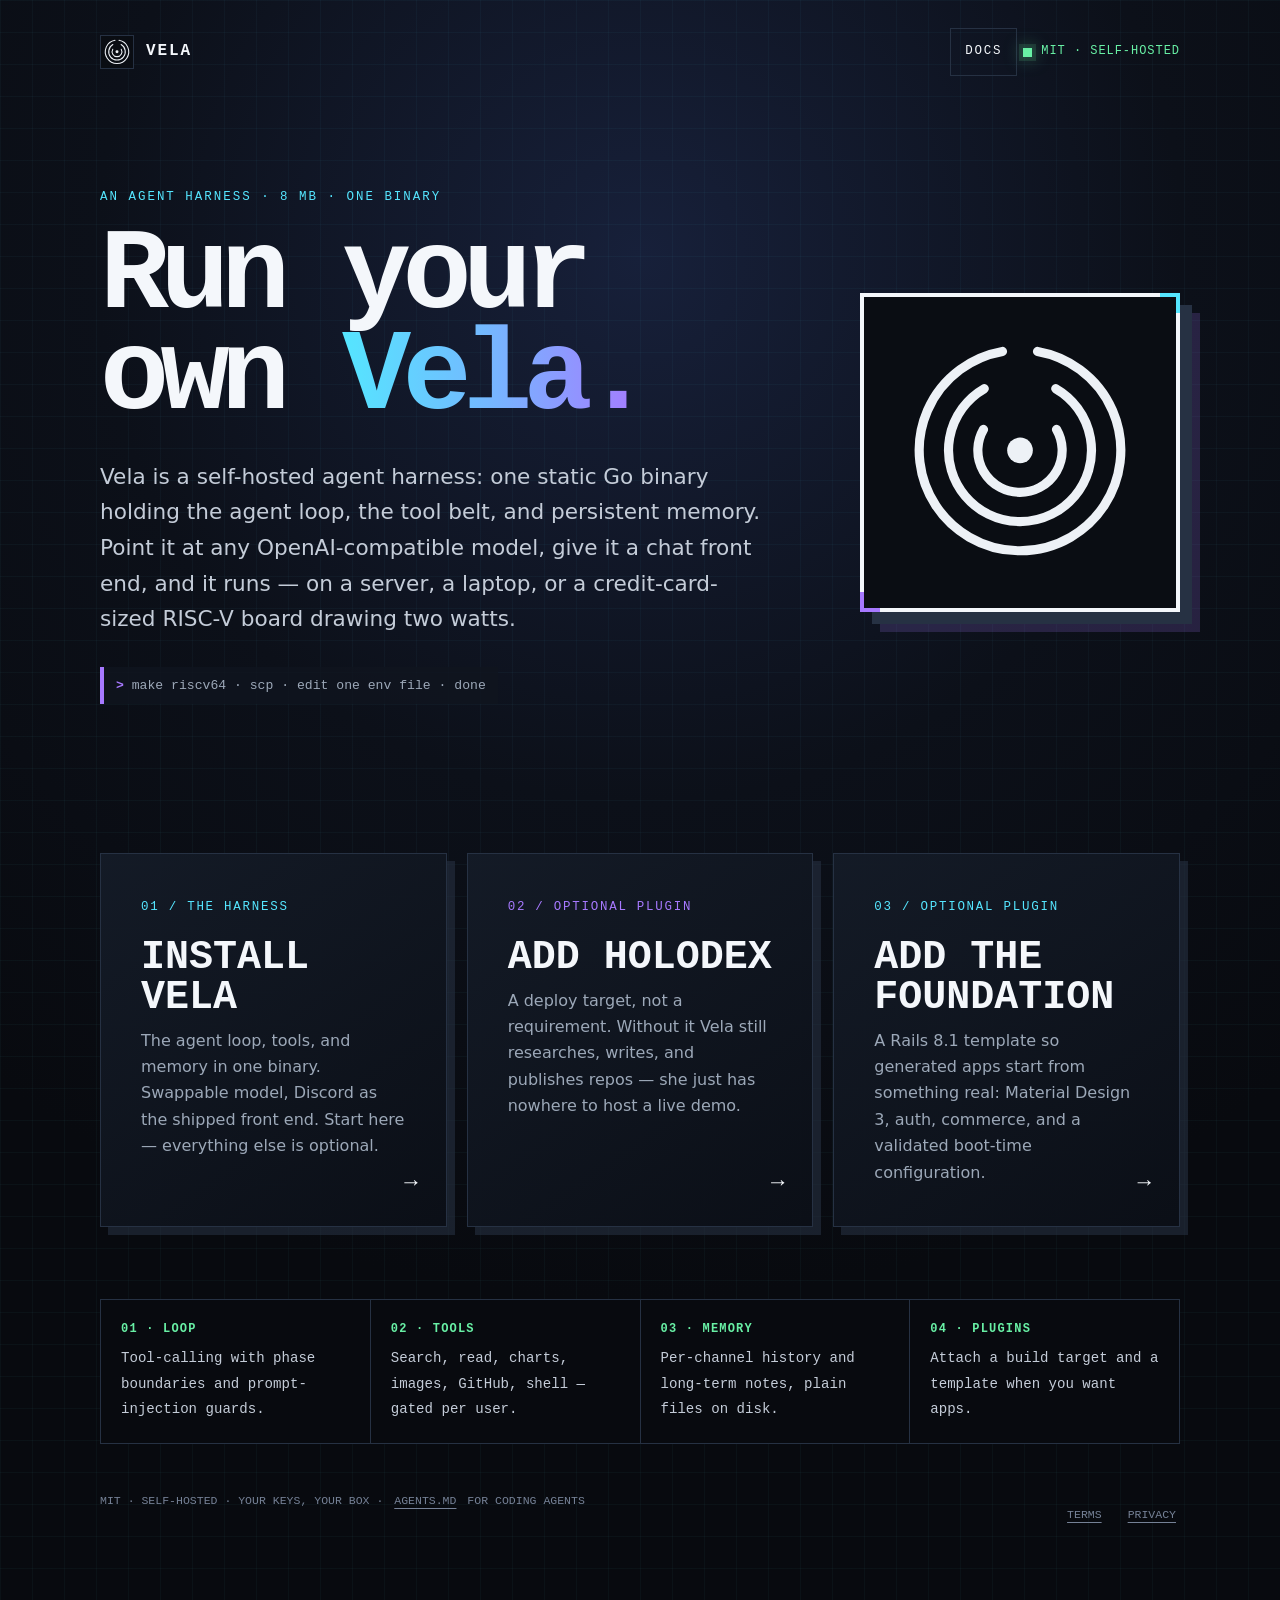
<file: docs/index.html>
<!doctype html>
<html lang="en">
<head>
  <meta charset="utf-8">
  <meta name="viewport" content="width=device-width, initial-scale=1">
  <meta name="theme-color" content="#080a0f">
  <meta name="description" content="Vela is a self-hosted agent harness in one static Go binary — swappable model, Discord front end, optional build and deploy plugins.">
  <title>Vela · a self-hosted agent harness</title>
  <link rel="icon" href="vela-orbits.svg" type="image/svg+xml">
  <style>
    :root {
      color-scheme: dark;
      --ink: #f4f7fb;
      --muted: #9ca8b8;
      --night: #080a0f;
      --panel: #10151e;
      --cyan: #55e6ff;
      --violet: #a779ff;
      --green: #68f0a5;
      --line: #263143;
      --pixel: 4px;
    }

    * { box-sizing: border-box; }

    html { background: var(--night); }

    body {
      min-height: 100vh;
      margin: 0;
      overflow-x: hidden;
      color: var(--ink);
      background:
        linear-gradient(rgba(85, 230, 255, .035) 1px, transparent 1px),
        linear-gradient(90deg, rgba(85, 230, 255, .035) 1px, transparent 1px),
        radial-gradient(circle at 50% 16%, #17203a 0, #0c1019 34rem, var(--night) 70%);
      background-size: 32px 32px, 32px 32px, auto;
      font-family: ui-monospace, "SFMono-Regular", Consolas, "Liberation Mono", monospace;
      line-height: 1.6;
    }

    body::before,
    body::after {
      position: fixed;
      inset: 0;
      z-index: -1;
      pointer-events: none;
      content: "";
    }

    body::before {
      opacity: .55;
      background-image:
        radial-gradient(circle, #fff 0 1px, transparent 1.5px),
        radial-gradient(circle, var(--cyan) 0 1px, transparent 1.5px),
        radial-gradient(circle, var(--violet) 0 1px, transparent 1.5px);
      background-position: 12px 18px, 96px 74px, 42px 138px;
      background-size: 150px 170px, 210px 230px, 260px 290px;
    }

    body::after {
      background: repeating-linear-gradient(0deg, rgba(255,255,255,.018) 0 1px, transparent 1px 4px);
      mix-blend-mode: overlay;
    }

    a { color: inherit; }

    .shell {
      width: min(1080px, calc(100% - 32px));
      margin: 0 auto;
      padding: 28px 0 64px;
    }

    .topbar {
      display: flex;
      align-items: center;
      justify-content: space-between;
      min-height: 48px;
      margin-bottom: clamp(54px, 10vw, 112px);
    }

    .brand {
      display: inline-flex;
      gap: 12px;
      align-items: center;
      color: var(--ink);
      font-weight: 800;
      letter-spacing: .12em;
      text-decoration: none;
      text-transform: uppercase;
    }

    .brand img {
      width: 34px;
      height: 34px;
      border: 1px solid var(--line);
      image-rendering: pixelated;
    }

    .status {
      display: inline-flex;
      gap: 9px;
      align-items: center;
      color: var(--green);
      font-size: .75rem;
      letter-spacing: .08em;
      text-transform: uppercase;
    }

    .status::before {
      width: 9px;
      height: 9px;
      background: var(--green);
      box-shadow: 0 0 0 4px rgba(104, 240, 165, .12), 0 0 18px rgba(104, 240, 165, .7);
      content: "";
    }

    .hero {
      display: grid;
      grid-template-columns: minmax(0, 1.35fr) minmax(260px, .65fr);
      gap: clamp(40px, 8vw, 96px);
      align-items: center;
    }

    .eyebrow {
      margin: 0 0 18px;
      color: var(--cyan);
      font-size: .78rem;
      letter-spacing: .16em;
      text-transform: uppercase;
    }

    h1 {
      max-width: 780px;
      margin: 0;
      font-size: clamp(3rem, 9vw, 7.4rem);
      line-height: .88;
      letter-spacing: -.075em;
      text-wrap: balance;
    }

    h1 span {
      color: transparent;
      background: linear-gradient(90deg, var(--cyan), #74b8ff 48%, var(--violet));
      -webkit-background-clip: text;
      background-clip: text;
    }

    .lede {
      max-width: 680px;
      margin: 30px 0 0;
      color: #c4ccd8;
      font-family: system-ui, sans-serif;
      font-size: clamp(1.05rem, 2.4vw, 1.35rem);
      line-height: 1.65;
    }

    .orbit-console {
      position: relative;
      aspect-ratio: 1;
      padding: 18px;
      border: var(--pixel) solid var(--ink);
      background: #0a0d13;
      box-shadow: 12px 12px 0 #263143, 20px 20px 0 rgba(167, 121, 255, .18);
    }

    .orbit-console::before,
    .orbit-console::after {
      position: absolute;
      width: 16px;
      height: 16px;
      content: "";
    }

    .orbit-console::before {
      top: -4px;
      right: -4px;
      border-top: 4px solid var(--cyan);
      border-right: 4px solid var(--cyan);
    }

    .orbit-console::after {
      bottom: -4px;
      left: -4px;
      border-bottom: 4px solid var(--violet);
      border-left: 4px solid var(--violet);
    }

    .orbit-console img {
      display: block;
      width: 100%;
      height: 100%;
      image-rendering: pixelated;
    }

    .prompt {
      display: inline-block;
      margin-top: 30px;
      padding: 8px 12px;
      border-left: 4px solid var(--violet);
      color: var(--muted);
      background: rgba(16, 21, 30, .8);
      font-size: .82rem;
    }

    .prompt strong { color: var(--violet); }

    .topbar-right { display: inline-flex; align-items: center; gap: 6px; }

    .docs-entry {
      display: inline-flex;
      align-items: center;
      min-height: 48px;
      padding: 0 14px;
      color: var(--ink);
      text-decoration: none;
      font-size: 0.78rem;
      letter-spacing: 0.14em;
      text-transform: uppercase;
      border: 1px solid var(--line);
    }
    .docs-entry:hover { border-color: var(--cyan); color: var(--cyan); }

    .cards {
      display: grid;
      grid-template-columns: repeat(auto-fit, minmax(240px, 1fr));
      gap: 20px;
      margin-top: clamp(72px, 12vw, 136px);
    }

    .card {
      position: relative;
      min-height: 270px;
      padding: clamp(24px, 4vw, 40px);
      border: 1px solid var(--line);
      background: linear-gradient(145deg, rgba(20, 27, 39, .96), rgba(11, 15, 23, .96));
      box-shadow: 8px 8px 0 rgba(38, 49, 67, .58);
      text-decoration: none;
      transition: transform 140ms steps(2, end), border-color 140ms linear, box-shadow 140ms linear;
    }

    .card:hover,
    .card:focus-visible {
      border-color: var(--cyan);
      outline: 0;
      transform: translate(-4px, -4px);
      box-shadow: 12px 12px 0 rgba(85, 230, 255, .16);
    }

    .card:nth-child(2):hover,
    .card:nth-child(2):focus-visible {
      border-color: var(--violet);
      box-shadow: 12px 12px 0 rgba(167, 121, 255, .16);
    }

    .card-index {
      color: var(--cyan);
      font-size: .78rem;
      letter-spacing: .14em;
    }

    .card:nth-child(2) .card-index { color: var(--violet); }

    h2 {
      margin: 18px 0 10px;
      font-size: clamp(1.7rem, 4vw, 2.5rem);
      line-height: 1;
      text-transform: uppercase;
    }

    .card p {
      max-width: 46ch;
      margin: 0;
      color: var(--muted);
      font-family: system-ui, sans-serif;
      line-height: 1.65;
    }

    .card .arrow {
      position: absolute;
      right: 28px;
      bottom: 24px;
      color: var(--ink);
      font-size: 1.4rem;
    }

    .flow {
      display: grid;
      grid-template-columns: repeat(4, 1fr);
      gap: 1px;
      margin-top: 72px;
      border: 1px solid var(--line);
      background: var(--line);
    }

    .flow div {
      min-height: 118px;
      padding: 20px;
      background: var(--night);
    }

    .flow b {
      display: block;
      margin-bottom: 7px;
      color: var(--green);
      font-size: .75rem;
      letter-spacing: .1em;
    }

    .flow span {
      color: #c4ccd8;
      font-size: .88rem;
    }

    footer {
      display: flex;
      justify-content: space-between;
      gap: 24px;
      margin-top: 48px;
      color: #758196;
      font-size: .72rem;
      text-transform: uppercase;
    }

    footer a {
      min-height: 48px;
      padding: 14px 4px;
      color: inherit;
      text-underline-offset: 4px;
    }

    .legal-links {
      display: flex;
      gap: 18px;
      align-items: center;
    }

    @media (max-width: 760px) {
      .shell { width: min(100% - 24px, 620px); padding-top: 18px; }
      .topbar { margin-bottom: 58px; }
      .hero { grid-template-columns: 1fr; }
      .orbit-console { width: min(76vw, 310px); justify-self: center; grid-row: 1; }
      .hero-copy { grid-row: 2; }
      .cards { grid-template-columns: 1fr; }
      .flow { grid-template-columns: repeat(2, 1fr); }
      footer { flex-direction: column; }
    }

    @media (max-width: 420px) {
      .status { font-size: 0; }
      .flow { grid-template-columns: 1fr; }
      h1 { font-size: clamp(3rem, 20vw, 5rem); }
    }

    @media (prefers-reduced-motion: reduce) {
      *, *::before, *::after { scroll-behavior: auto !important; transition: none !important; }
    }
  </style>
</head>
<body>
  <main class="shell">
    <nav class="topbar" aria-label="Primary">
      <a class="brand" href="https://github.com/novaoc/vela" aria-label="Vela on GitHub">
        <img src="vela-orbits.svg" alt="">
        Vela
      </a>
      <span class="topbar-right">
        <a class="docs-entry" href="docs.html">Docs</a>
        <span class="status">MIT · self-hosted</span>
      </span>
    </nav>

    <section class="hero">
      <div class="hero-copy">
        <p class="eyebrow">An agent harness · 8 MB · one binary</p>
        <h1>Run your own <span>Vela.</span></h1>
        <p class="lede">Vela is a self-hosted agent harness: one static Go binary holding the agent loop, the tool belt, and persistent memory. Point it at any OpenAI-compatible model, give it a chat front end, and it runs — on a server, a laptop, or a credit-card-sized RISC-V board drawing two watts.</p>
        <p class="prompt"><strong>&gt;</strong> make riscv64 · scp · edit one env file · done</p>
      </div>
      <div class="orbit-console" aria-label="Vela orbit mark">
        <img src="vela-orbits.svg" alt="Vela's orbit logo">
      </div>
    </section>

    <section class="cards" aria-label="What Vela is made of">
      <a class="card" href="docs-vela.html">
        <span class="card-index">01 / THE HARNESS</span>
        <h2>Install Vela</h2>
        <p>The agent loop, tools, and memory in one binary. Swappable model, Discord as the shipped front end. Start here — everything else is optional.</p>
        <span class="arrow" aria-hidden="true">→</span>
      </a>
      <a class="card" href="docs-holodex.html">
        <span class="card-index">02 / OPTIONAL PLUGIN</span>
        <h2>Add Holodex</h2>
        <p>A deploy target, not a requirement. Without it Vela still researches, writes, and publishes repos — she just has nowhere to host a live demo.</p>
        <span class="arrow" aria-hidden="true">→</span>
      </a>
      <a class="card" href="docs-foundation.html">
        <span class="card-index">03 / OPTIONAL PLUGIN</span>
        <h2>Add the Foundation</h2>
        <p>A Rails 8.1 template so generated apps start from something real: Material Design 3, auth, commerce, and a validated boot-time configuration.</p>
        <span class="arrow" aria-hidden="true">→</span>
      </a>
    </section>

    <section class="flow" aria-label="What the harness gives you">
      <div><b>01 · LOOP</b><span>Tool-calling with phase boundaries and prompt-injection guards.</span></div>
      <div><b>02 · TOOLS</b><span>Search, read, charts, images, GitHub, shell — gated per user.</span></div>
      <div><b>03 · MEMORY</b><span>Per-channel history and long-term notes, plain files on disk.</span></div>
      <div><b>04 · PLUGINS</b><span>Attach a build target and a template when you want apps.</span></div>
    </section>

    <footer>
      <span>MIT · self-hosted · your keys, your box · <a href="https://github.com/novaoc/vela/blob/main/AGENTS.md">AGENTS.md</a> for coding agents</span>
      <span class="legal-links"><a href="terms.html">Terms</a><a href="privacy.html">Privacy</a></span>
    </footer>
  </main>
</body>
</html>
</file>
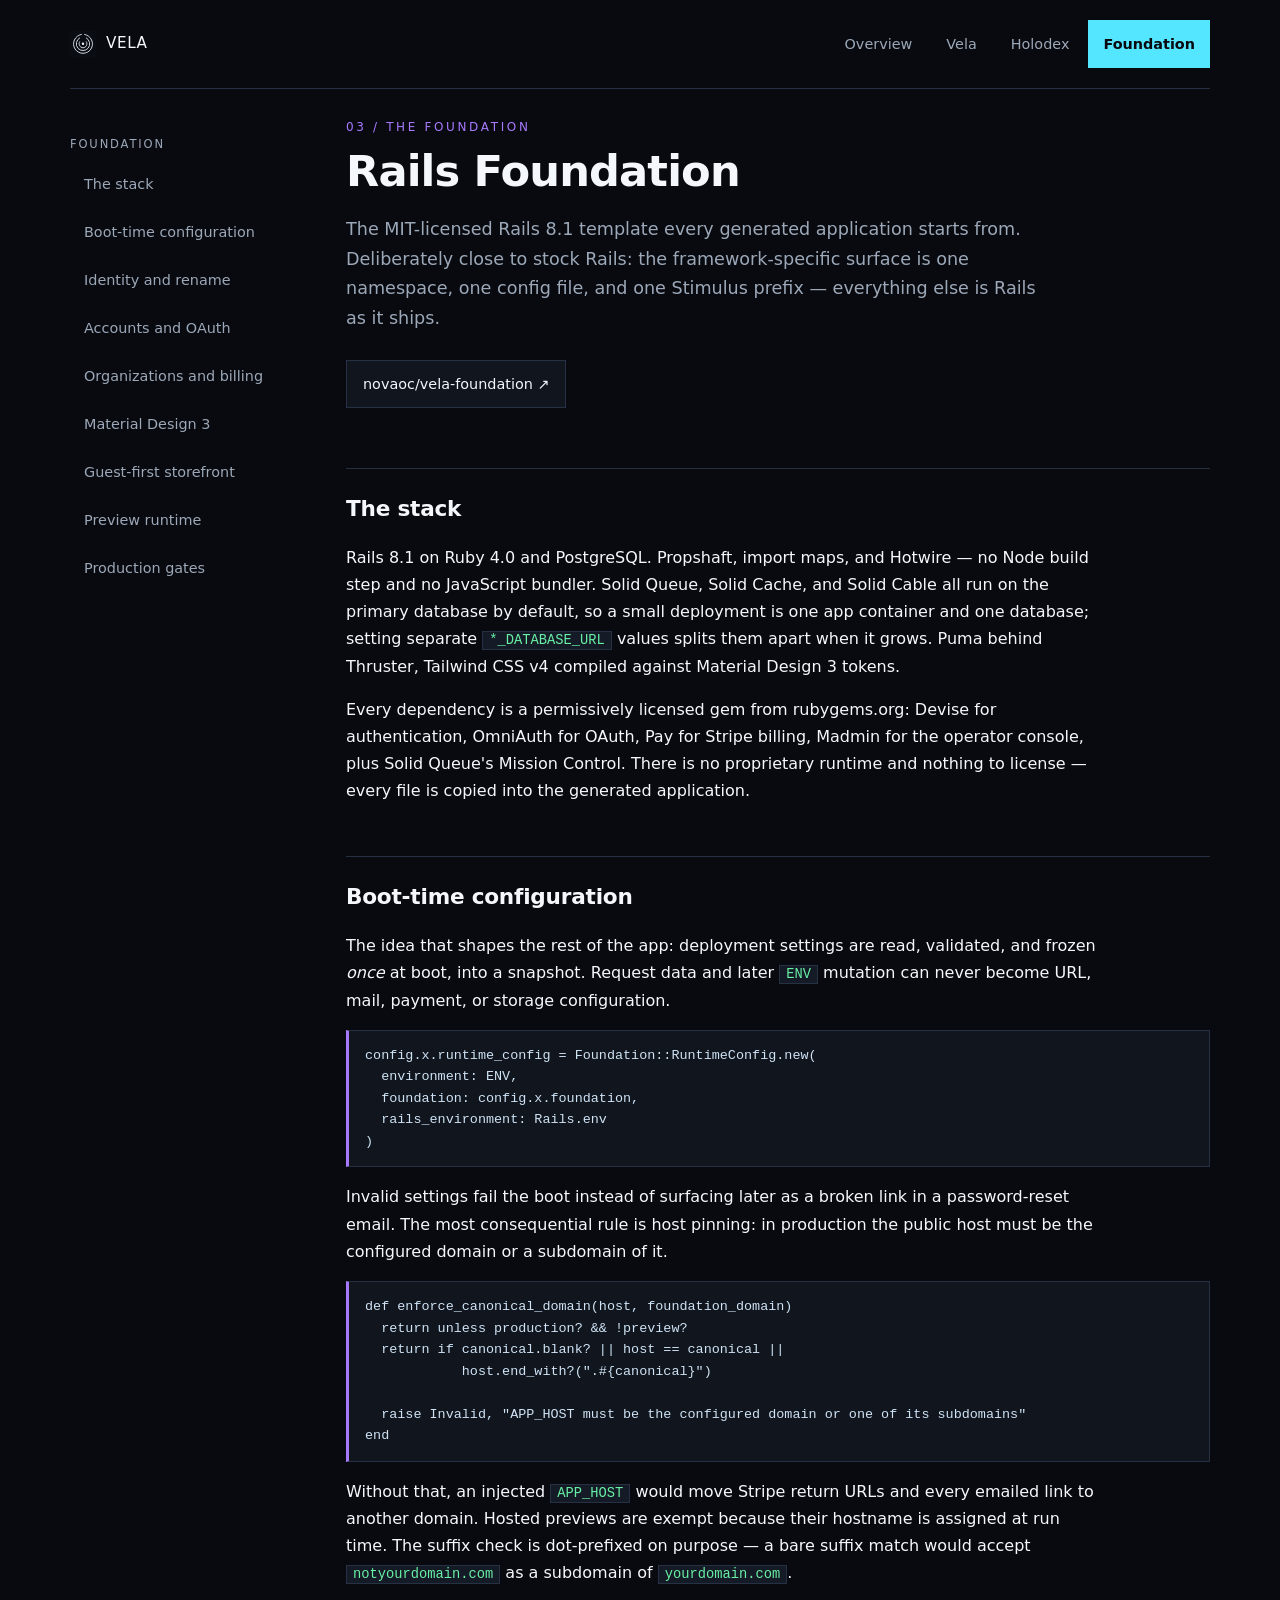
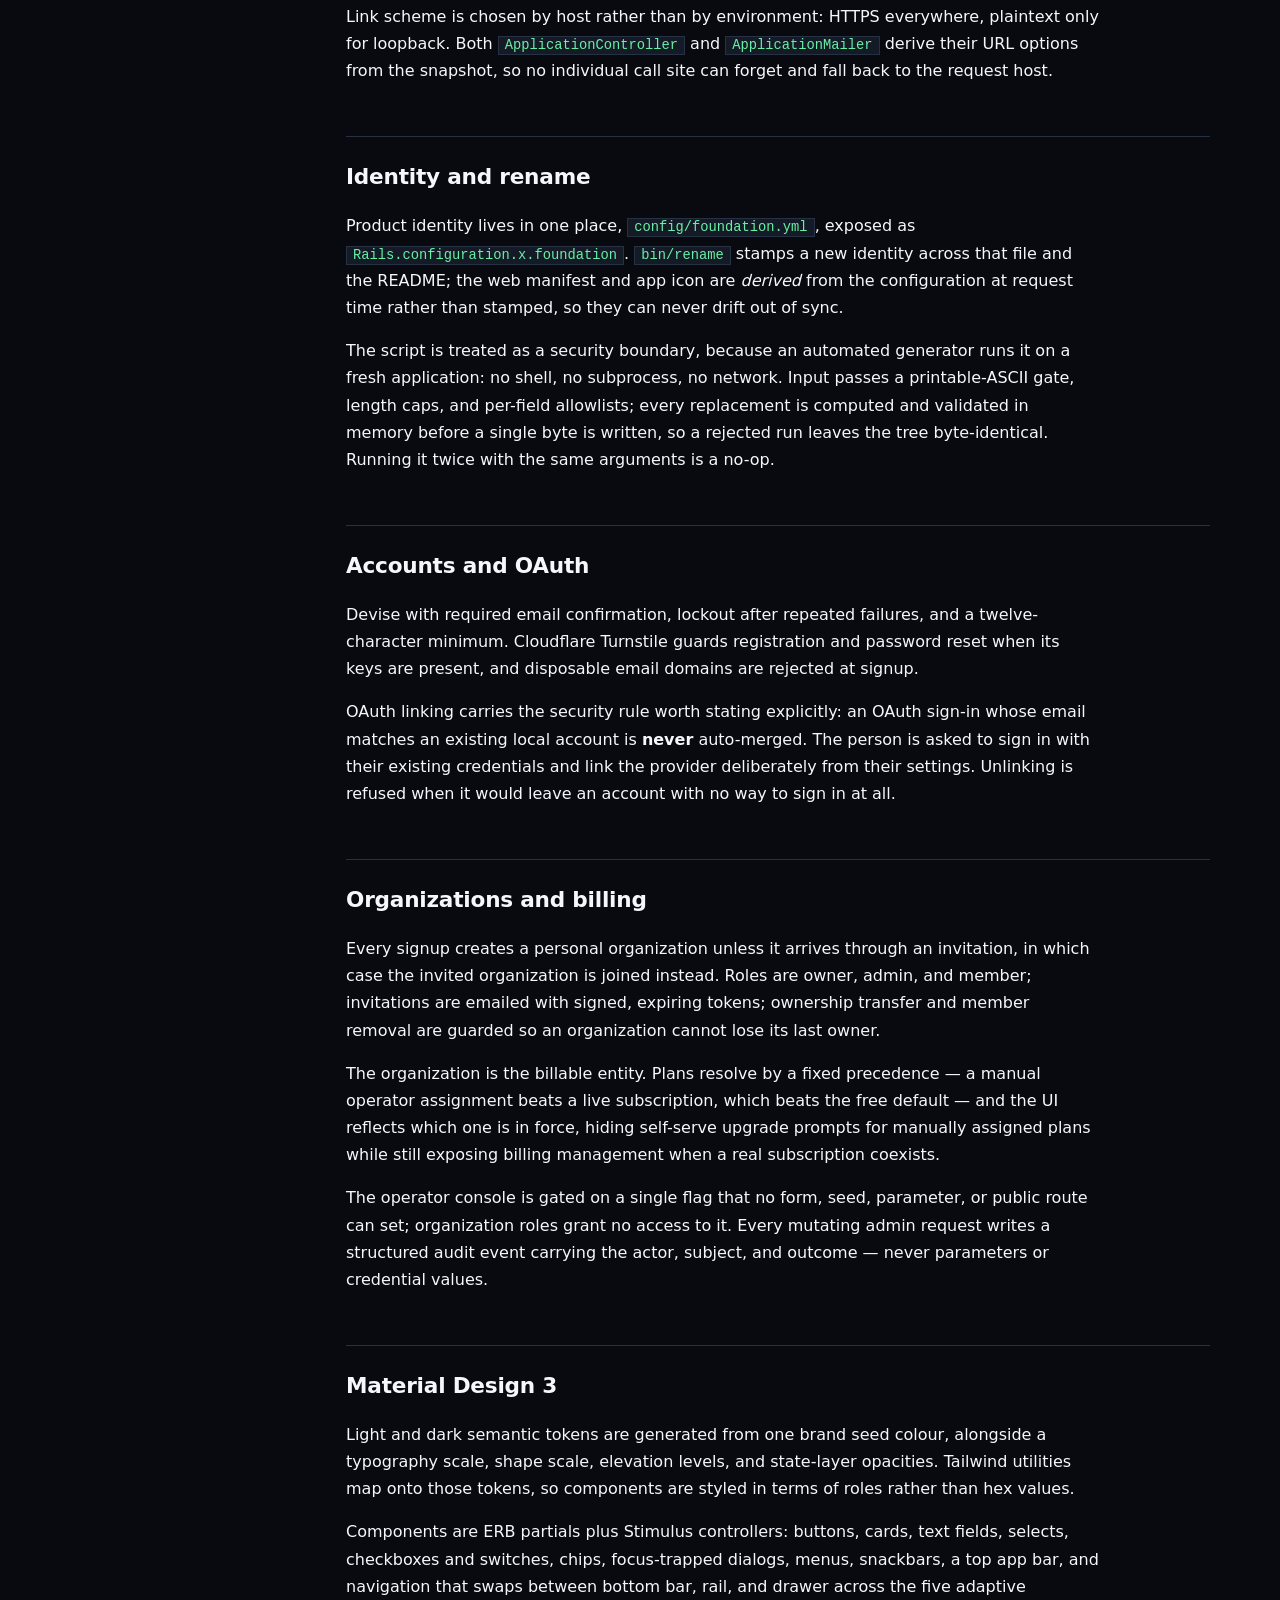
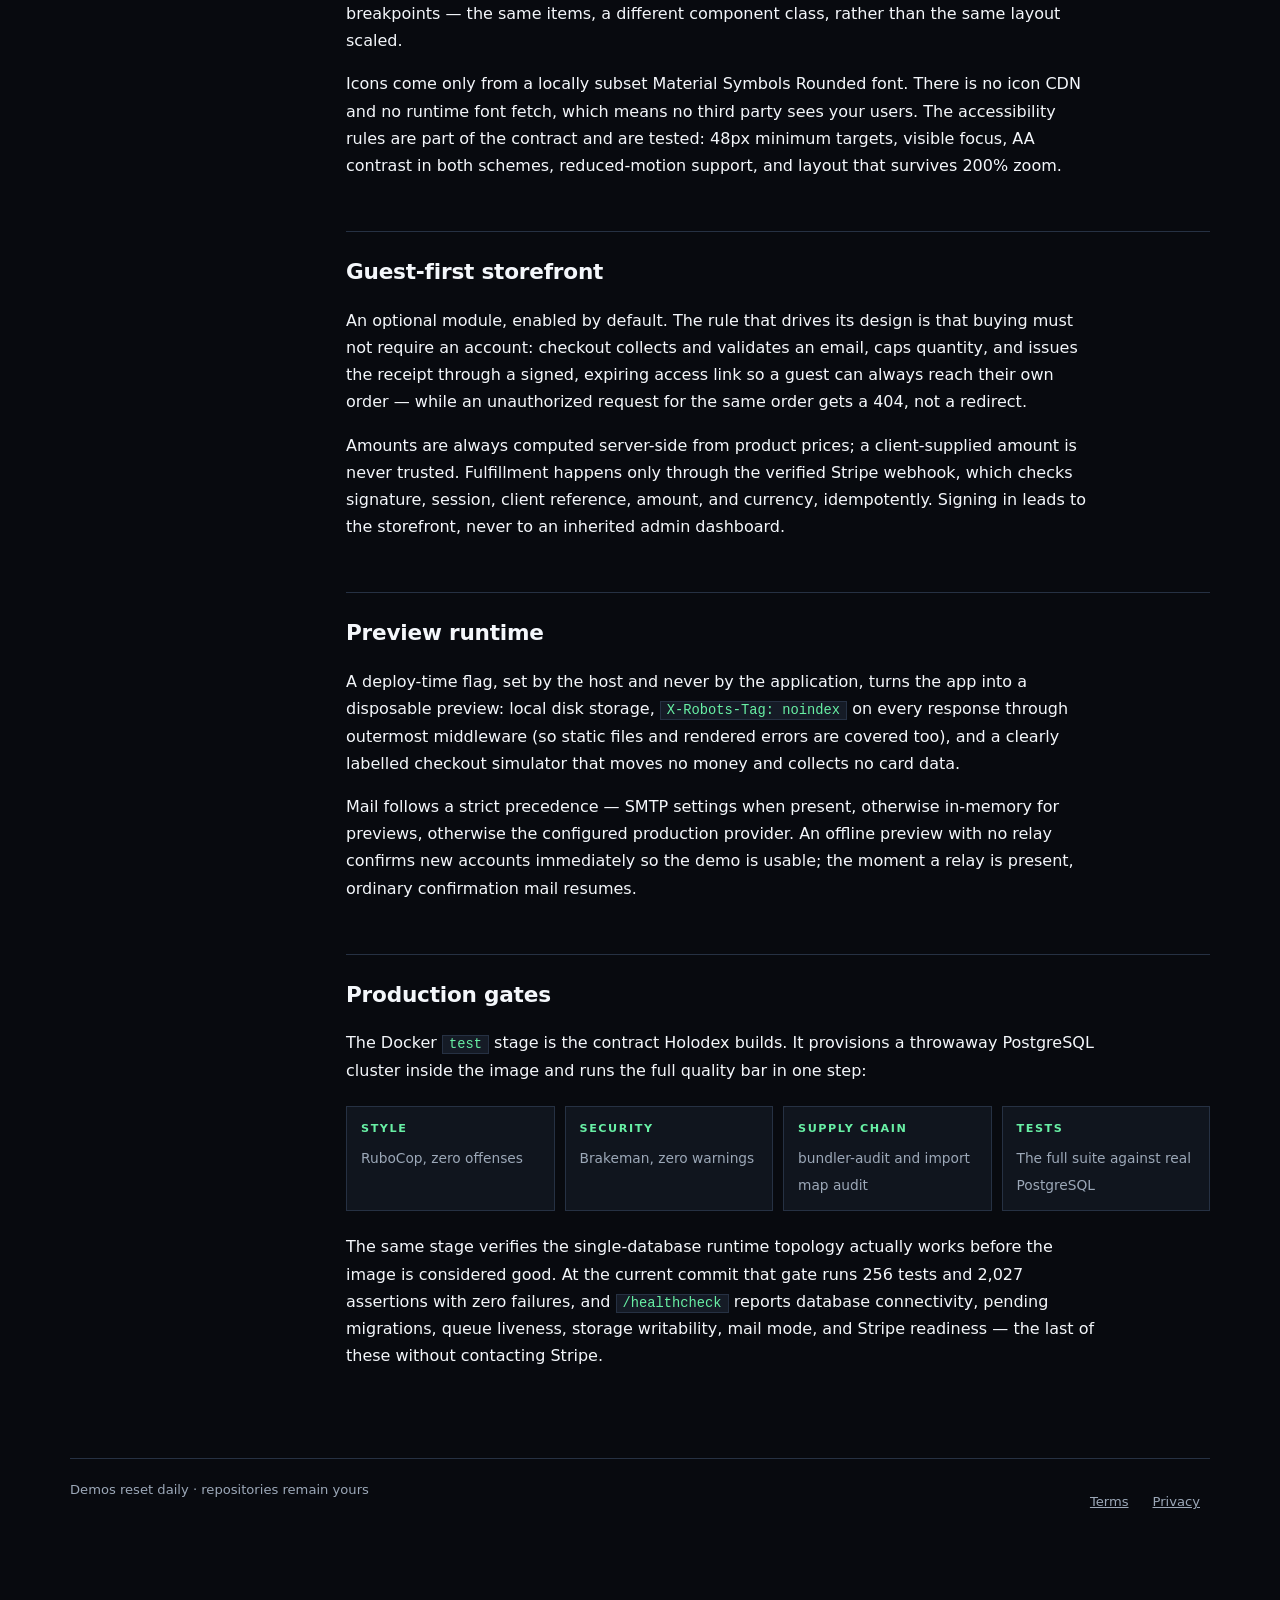
<file: docs/docs-foundation.html>
<!doctype html>
<html lang="en">
<head>
  <meta charset="utf-8">
  <meta name="viewport" content="width=device-width, initial-scale=1">
  <title>Rails Foundation · architecture and code</title>
  <meta name="description" content="How the Vela Rails foundation is built: Rails 8.1 on the Solid stack, a validated boot-time config snapshot, Material Design 3 tokens, and a guest-first storefront.">
  <link rel="stylesheet" href="docs.css">
  <link rel="icon" href="vela-orbits.svg" type="image/svg+xml">
</head>
<body>
  <div class="docs-shell">
    <header class="docs-top">
      <a class="brand" href="index.html"><img src="vela-orbits.svg" alt="">Vela</a>
      <nav class="docs-nav" aria-label="Documentation">
        <a href="docs.html">Overview</a>
        <a href="docs-vela.html">Vela</a>
        <a href="docs-holodex.html">Holodex</a>
        <a href="docs-foundation.html" aria-current="page">Foundation</a>
      </nav>
    </header>

    <div class="docs-body">
      <aside class="docs-aside">
        <nav aria-label="On this page">
          <span class="aside-title">Foundation</span>
          <a href="#stack">The stack</a>
          <a href="#runtime">Boot-time configuration</a>
          <a href="#identity">Identity and rename</a>
          <a href="#auth">Accounts and OAuth</a>
          <a href="#orgs">Organizations and billing</a>
          <a href="#md3">Material Design 3</a>
          <a href="#storefront">Guest-first storefront</a>
          <a href="#preview">Preview runtime</a>
          <a href="#gates">Production gates</a>
        </nav>
      </aside>

      <main class="docs-main">
        <p class="eyebrow">03 / The foundation</p>
        <h1>Rails Foundation</h1>
        <p class="lede">The MIT-licensed Rails 8.1 template every generated application starts from. Deliberately close to stock Rails: the framework-specific surface is one namespace, one config file, and one Stimulus prefix — everything else is Rails as it ships.</p>

        <a class="repo-link" href="https://github.com/novaoc/vela-foundation">novaoc/vela-foundation ↗</a>

        <h2 id="stack">The stack</h2>
        <p>Rails 8.1 on Ruby 4.0 and PostgreSQL. Propshaft, import maps, and Hotwire — no Node build step and no JavaScript bundler. Solid Queue, Solid Cache, and Solid Cable all run on the primary database by default, so a small deployment is one app container and one database; setting separate <code>*_DATABASE_URL</code> values splits them apart when it grows. Puma behind Thruster, Tailwind CSS v4 compiled against Material Design 3 tokens.</p>
        <p>Every dependency is a permissively licensed gem from rubygems.org: Devise for authentication, OmniAuth for OAuth, Pay for Stripe billing, Madmin for the operator console, plus Solid Queue's Mission Control. There is no proprietary runtime and nothing to license — every file is copied into the generated application.</p>

        <h2 id="runtime">Boot-time configuration</h2>
        <p>The idea that shapes the rest of the app: deployment settings are read, validated, and frozen <em>once</em> at boot, into a snapshot. Request data and later <code>ENV</code> mutation can never become URL, mail, payment, or storage configuration.</p>
        <pre><code>config.x.runtime_config = Foundation::RuntimeConfig.new(
  environment: ENV,
  foundation: config.x.foundation,
  rails_environment: Rails.env
)</code></pre>
        <p>Invalid settings fail the boot instead of surfacing later as a broken link in a password-reset email. The most consequential rule is host pinning: in production the public host must be the configured domain or a subdomain of it.</p>
        <pre><code>def enforce_canonical_domain(host, foundation_domain)
  return unless production? &amp;&amp; !preview?
  return if canonical.blank? || host == canonical ||
            host.end_with?(".#{canonical}")

  raise Invalid, "APP_HOST must be the configured domain or one of its subdomains"
end</code></pre>
        <p>Without that, an injected <code>APP_HOST</code> would move Stripe return URLs and every emailed link to another domain. Hosted previews are exempt because their hostname is assigned at run time. The suffix check is dot-prefixed on purpose — a bare suffix match would accept <code>notyourdomain.com</code> as a subdomain of <code>yourdomain.com</code>.</p>
        <p>Link scheme is chosen by host rather than by environment: HTTPS everywhere, plaintext only for loopback. Both <code>ApplicationController</code> and <code>ApplicationMailer</code> derive their URL options from the snapshot, so no individual call site can forget and fall back to the request host.</p>

        <h2 id="identity">Identity and rename</h2>
        <p>Product identity lives in one place, <code>config/foundation.yml</code>, exposed as <code>Rails.configuration.x.foundation</code>. <code>bin/rename</code> stamps a new identity across that file and the README; the web manifest and app icon are <em>derived</em> from the configuration at request time rather than stamped, so they can never drift out of sync.</p>
        <p>The script is treated as a security boundary, because an automated generator runs it on a fresh application: no shell, no subprocess, no network. Input passes a printable-ASCII gate, length caps, and per-field allowlists; every replacement is computed and validated in memory before a single byte is written, so a rejected run leaves the tree byte-identical. Running it twice with the same arguments is a no-op.</p>

        <h2 id="auth">Accounts and OAuth</h2>
        <p>Devise with required email confirmation, lockout after repeated failures, and a twelve-character minimum. Cloudflare Turnstile guards registration and password reset when its keys are present, and disposable email domains are rejected at signup.</p>
        <p>OAuth linking carries the security rule worth stating explicitly: an OAuth sign-in whose email matches an existing local account is <strong>never</strong> auto-merged. The person is asked to sign in with their existing credentials and link the provider deliberately from their settings. Unlinking is refused when it would leave an account with no way to sign in at all.</p>

        <h2 id="orgs">Organizations and billing</h2>
        <p>Every signup creates a personal organization unless it arrives through an invitation, in which case the invited organization is joined instead. Roles are owner, admin, and member; invitations are emailed with signed, expiring tokens; ownership transfer and member removal are guarded so an organization cannot lose its last owner.</p>
        <p>The organization is the billable entity. Plans resolve by a fixed precedence — a manual operator assignment beats a live subscription, which beats the free default — and the UI reflects which one is in force, hiding self-serve upgrade prompts for manually assigned plans while still exposing billing management when a real subscription coexists.</p>
        <p>The operator console is gated on a single flag that no form, seed, parameter, or public route can set; organization roles grant no access to it. Every mutating admin request writes a structured audit event carrying the actor, subject, and outcome — never parameters or credential values.</p>

        <h2 id="md3">Material Design 3</h2>
        <p>Light and dark semantic tokens are generated from one brand seed colour, alongside a typography scale, shape scale, elevation levels, and state-layer opacities. Tailwind utilities map onto those tokens, so components are styled in terms of roles rather than hex values.</p>
        <p>Components are ERB partials plus Stimulus controllers: buttons, cards, text fields, selects, checkboxes and switches, chips, focus-trapped dialogs, menus, snackbars, a top app bar, and navigation that swaps between bottom bar, rail, and drawer across the five adaptive breakpoints — the same items, a different component class, rather than the same layout scaled.</p>
        <p>Icons come only from a locally subset Material Symbols Rounded font. There is no icon CDN and no runtime font fetch, which means no third party sees your users. The accessibility rules are part of the contract and are tested: 48px minimum targets, visible focus, AA contrast in both schemes, reduced-motion support, and layout that survives 200% zoom.</p>

        <h2 id="storefront">Guest-first storefront</h2>
        <p>An optional module, enabled by default. The rule that drives its design is that buying must not require an account: checkout collects and validates an email, caps quantity, and issues the receipt through a signed, expiring access link so a guest can always reach their own order — while an unauthorized request for the same order gets a 404, not a redirect.</p>
        <p>Amounts are always computed server-side from product prices; a client-supplied amount is never trusted. Fulfillment happens only through the verified Stripe webhook, which checks signature, session, client reference, amount, and currency, idempotently. Signing in leads to the storefront, never to an inherited admin dashboard.</p>

        <h2 id="preview">Preview runtime</h2>
        <p>A deploy-time flag, set by the host and never by the application, turns the app into a disposable preview: local disk storage, <code>X-Robots-Tag: noindex</code> on every response through outermost middleware (so static files and rendered errors are covered too), and a clearly labelled checkout simulator that moves no money and collects no card data.</p>
        <p>Mail follows a strict precedence — SMTP settings when present, otherwise in-memory for previews, otherwise the configured production provider. An offline preview with no relay confirms new accounts immediately so the demo is usable; the moment a relay is present, ordinary confirmation mail resumes.</p>

        <h2 id="gates">Production gates</h2>
        <p>The Docker <code>test</code> stage is the contract Holodex builds. It provisions a throwaway PostgreSQL cluster inside the image and runs the full quality bar in one step:</p>
        <div class="pipeline">
          <div><b>STYLE</b><span>RuboCop, zero offenses</span></div>
          <div><b>SECURITY</b><span>Brakeman, zero warnings</span></div>
          <div><b>SUPPLY CHAIN</b><span>bundler-audit and import map audit</span></div>
          <div><b>TESTS</b><span>The full suite against real PostgreSQL</span></div>
        </div>
        <p>The same stage verifies the single-database runtime topology actually works before the image is considered good. At the current commit that gate runs 256 tests and 2,027 assertions with zero failures, and <code>/healthcheck</code> reports database connectivity, pending migrations, queue liveness, storage writability, mail mode, and Stripe readiness — the last of these without contacting Stripe.</p>
      </main>
    </div>

    <footer class="docs-footer">
      <span>Demos reset daily · repositories remain yours</span>
      <span><a href="terms.html">Terms</a><a href="privacy.html">Privacy</a></span>
    </footer>
  </div>
</body>
</html>
</file>
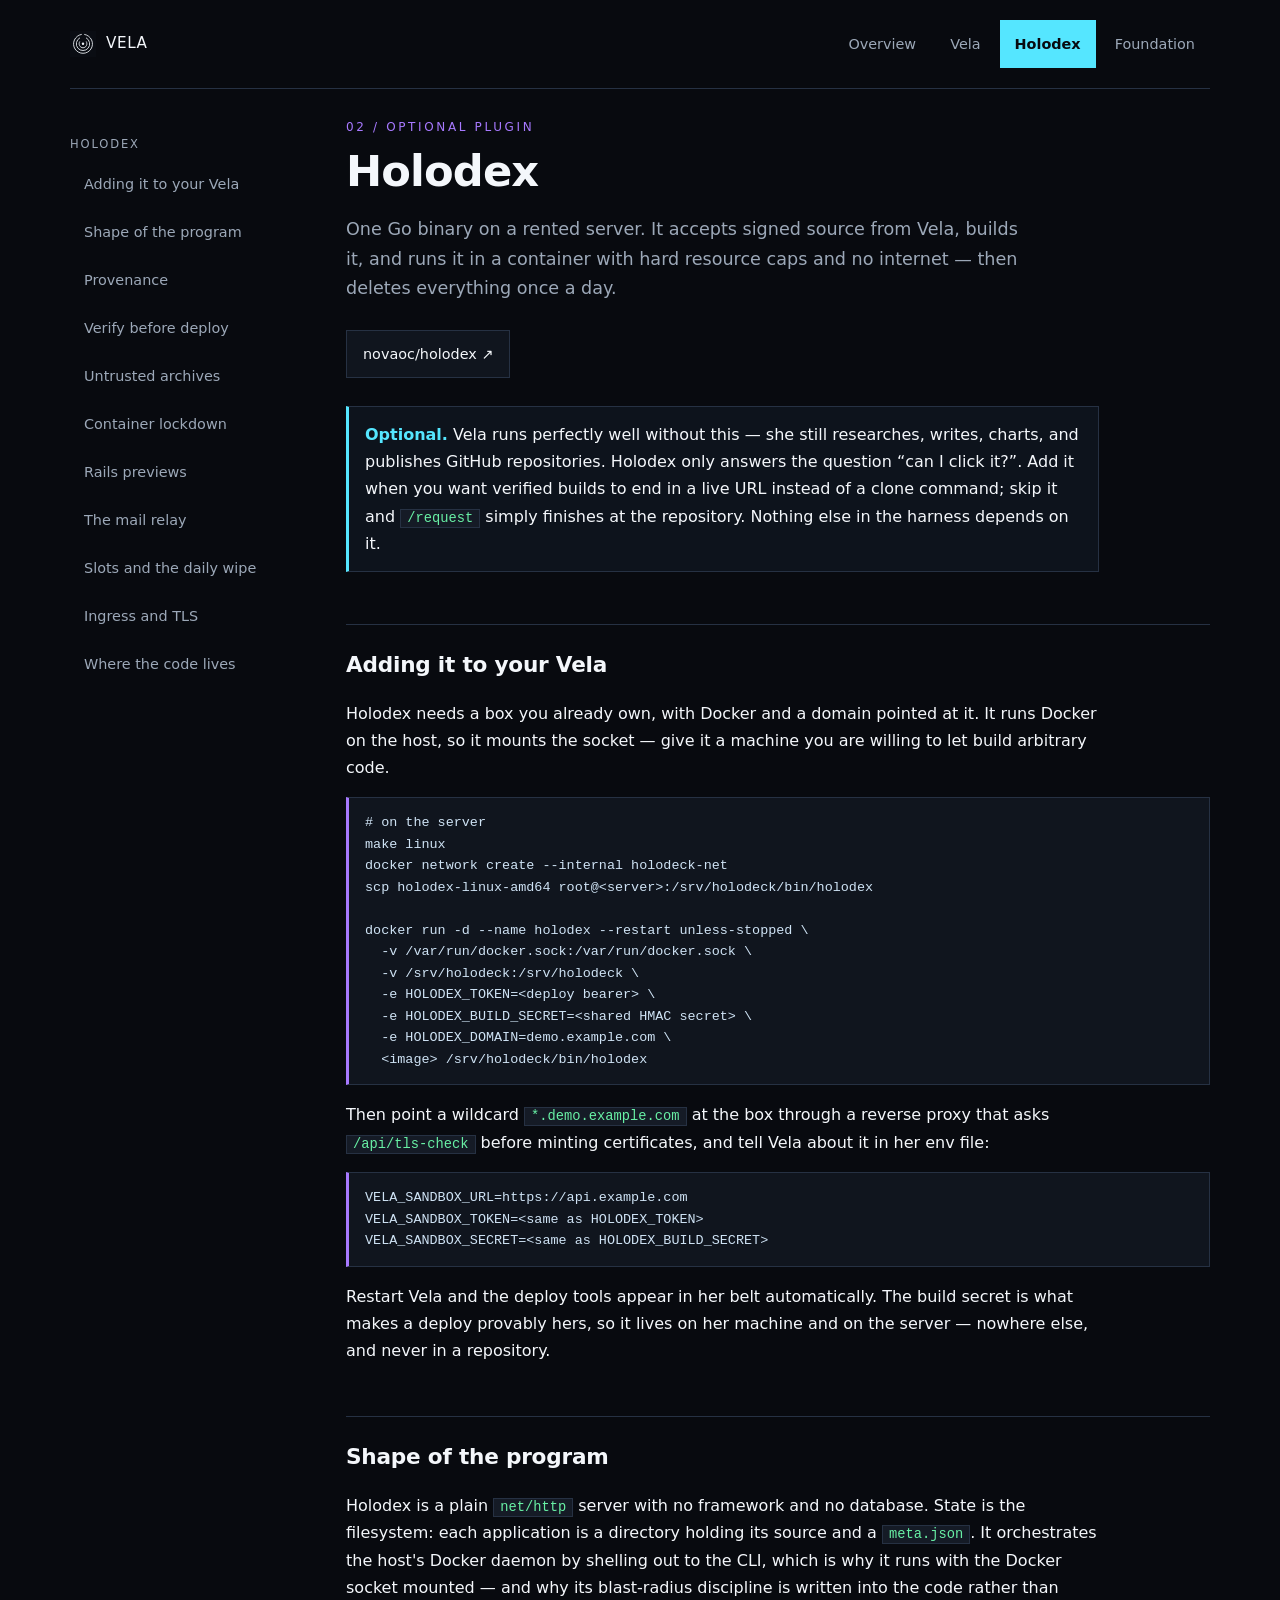
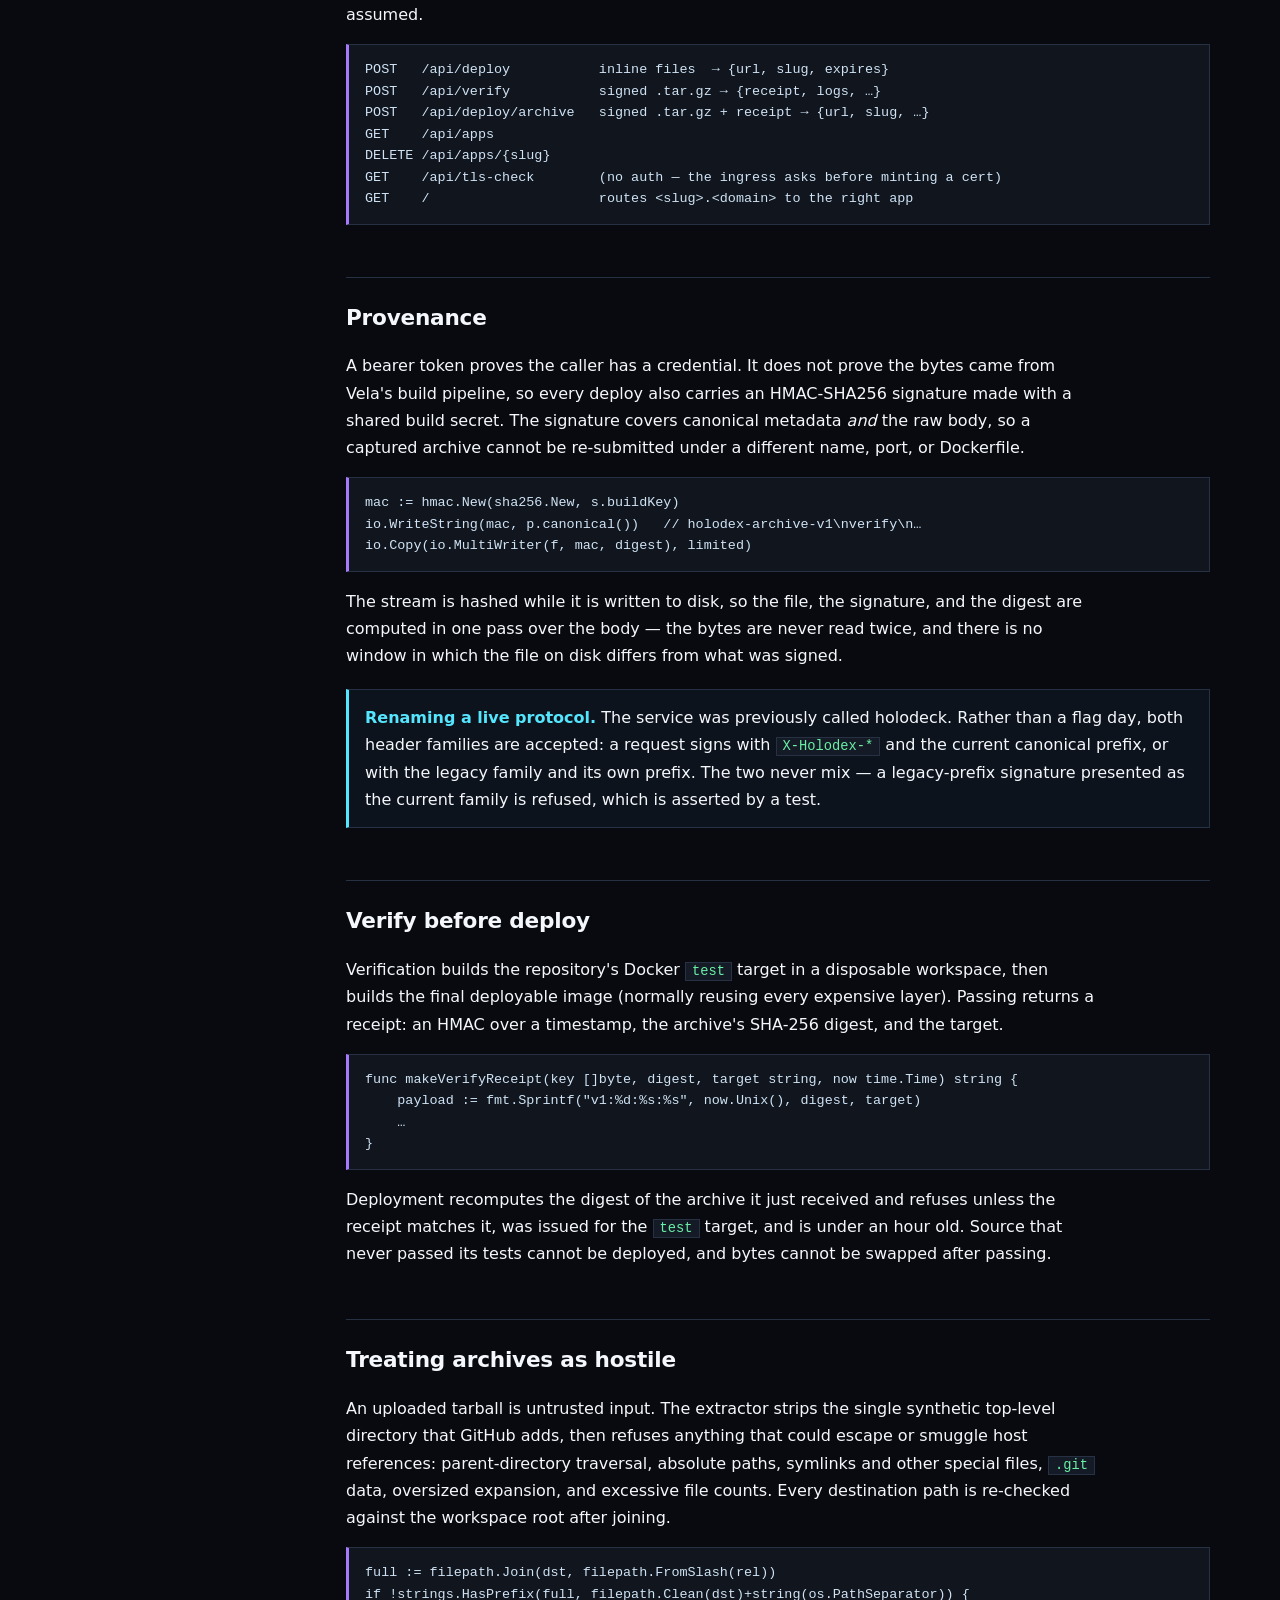
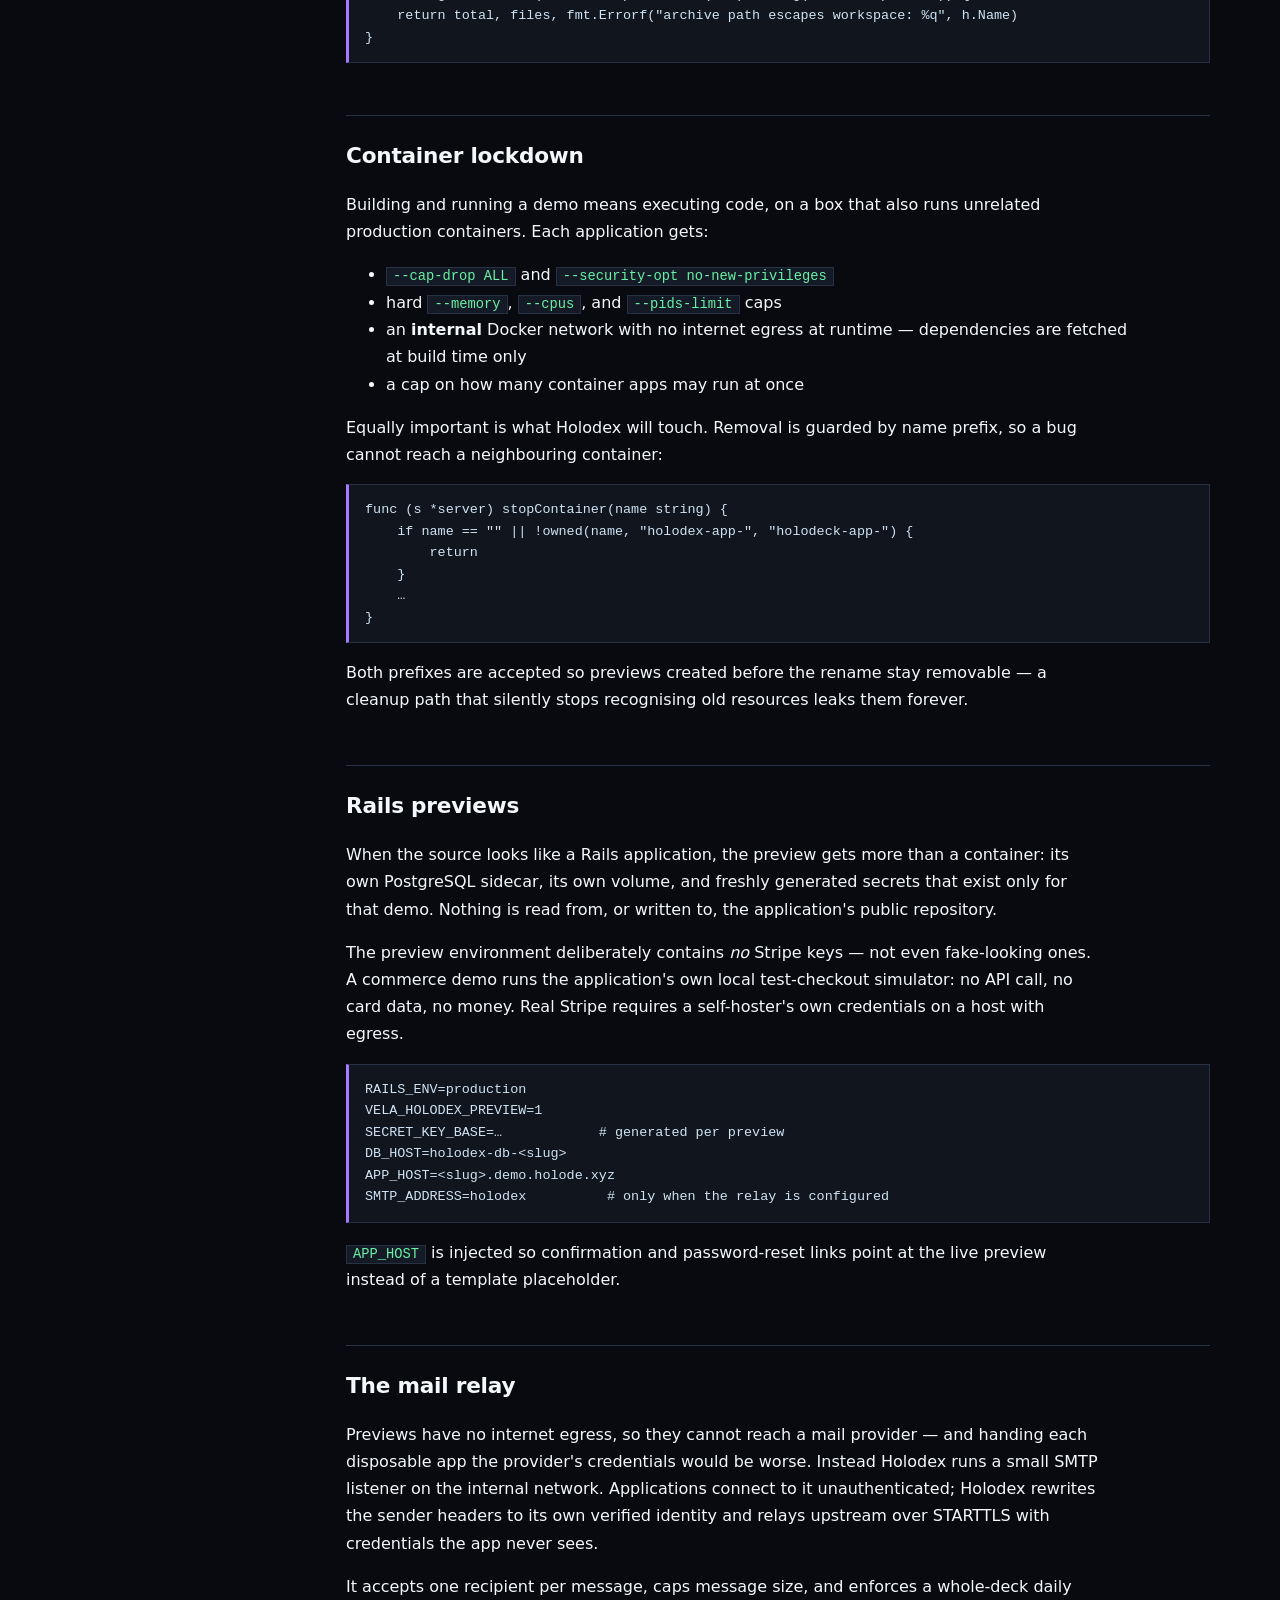
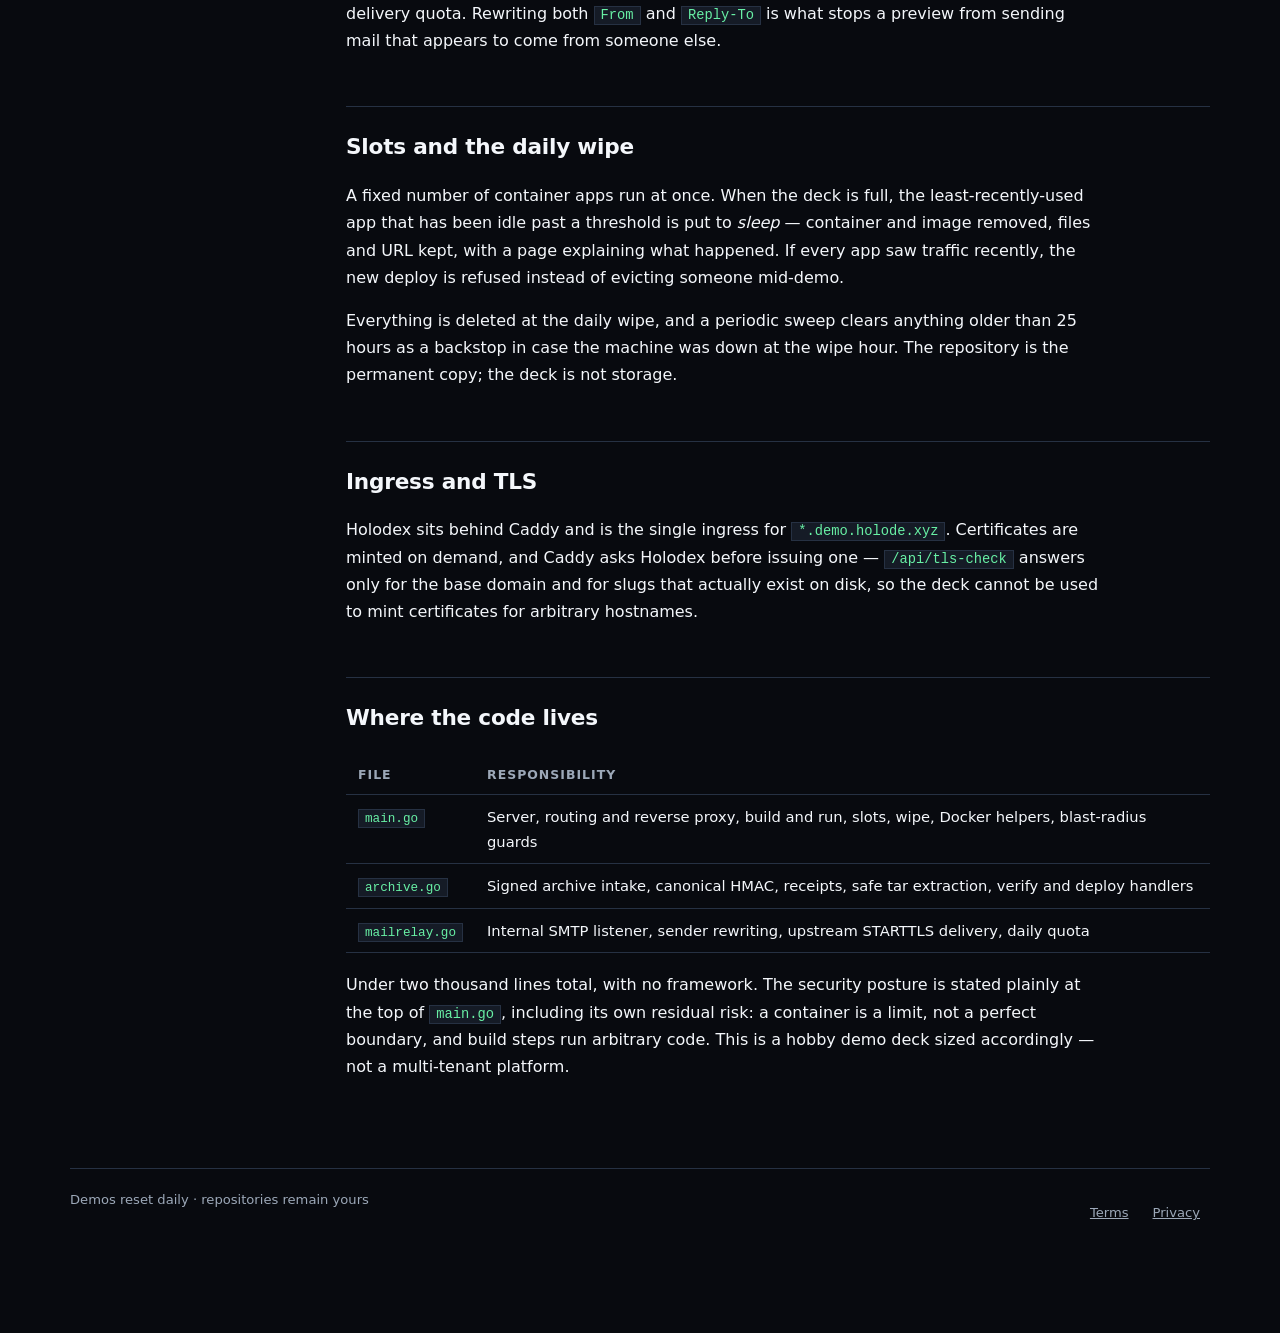
<file: docs/docs-holodex.html>
<!doctype html>
<html lang="en">
<head>
  <meta charset="utf-8">
  <meta name="viewport" content="width=device-width, initial-scale=1">
  <title>Holodex · optional deploy target for Vela</title>
  <meta name="description" content="How Holodex works: a single Go binary that verifies signed source, builds it in Docker, and hosts it with no runtime internet — plus slots, daily wipe, and a private mail relay.">
  <link rel="stylesheet" href="docs.css">
  <link rel="icon" href="vela-orbits.svg" type="image/svg+xml">
</head>
<body>
  <div class="docs-shell">
    <header class="docs-top">
      <a class="brand" href="index.html"><img src="vela-orbits.svg" alt="">Vela</a>
      <nav class="docs-nav" aria-label="Documentation">
        <a href="docs.html">Overview</a>
        <a href="docs-vela.html">Vela</a>
        <a href="docs-holodex.html" aria-current="page">Holodex</a>
        <a href="docs-foundation.html">Foundation</a>
      </nav>
    </header>

    <div class="docs-body">
      <aside class="docs-aside">
        <nav aria-label="On this page">
          <span class="aside-title">Holodex</span>
          <a href="#addit">Adding it to your Vela</a>
          <a href="#shape">Shape of the program</a>
          <a href="#provenance">Provenance</a>
          <a href="#verify">Verify before deploy</a>
          <a href="#archives">Untrusted archives</a>
          <a href="#lockdown">Container lockdown</a>
          <a href="#rails">Rails previews</a>
          <a href="#mail">The mail relay</a>
          <a href="#slots">Slots and the daily wipe</a>
          <a href="#ingress">Ingress and TLS</a>
          <a href="#files">Where the code lives</a>
        </nav>
      </aside>

      <main class="docs-main">
        <p class="eyebrow">02 / Optional plugin</p>
        <h1>Holodex</h1>
        <p class="lede">One Go binary on a rented server. It accepts signed source from Vela, builds it, and runs it in a container with hard resource caps and no internet — then deletes everything once a day.</p>

        <a class="repo-link" href="https://github.com/novaoc/holodex">novaoc/holodex ↗</a>

        <p class="note"><strong>Optional.</strong> Vela runs perfectly well without this — she still researches, writes, charts, and publishes GitHub repositories. Holodex only answers the question “can I click it?”. Add it when you want verified builds to end in a live URL instead of a clone command; skip it and <code>/request</code> simply finishes at the repository. Nothing else in the harness depends on it.</p>

        <h2 id="addit">Adding it to your Vela</h2>
        <p>Holodex needs a box you already own, with Docker and a domain pointed at it. It runs Docker on the host, so it mounts the socket — give it a machine you are willing to let build arbitrary code.</p>
<pre><code># on the server
make linux
docker network create --internal holodeck-net
scp holodex-linux-amd64 root@&lt;server&gt;:/srv/holodeck/bin/holodex

docker run -d --name holodex --restart unless-stopped \
  -v /var/run/docker.sock:/var/run/docker.sock \
  -v /srv/holodeck:/srv/holodeck \
  -e HOLODEX_TOKEN=&lt;deploy bearer&gt; \
  -e HOLODEX_BUILD_SECRET=&lt;shared HMAC secret&gt; \
  -e HOLODEX_DOMAIN=demo.example.com \
  &lt;image&gt; /srv/holodeck/bin/holodex</code></pre>
        <p>Then point a wildcard <code>*.demo.example.com</code> at the box through a reverse proxy that asks <code>/api/tls-check</code> before minting certificates, and tell Vela about it in her env file:</p>
<pre><code>VELA_SANDBOX_URL=https://api.example.com
VELA_SANDBOX_TOKEN=&lt;same as HOLODEX_TOKEN&gt;
VELA_SANDBOX_SECRET=&lt;same as HOLODEX_BUILD_SECRET&gt;</code></pre>
        <p>Restart Vela and the deploy tools appear in her belt automatically. The build secret is what makes a deploy provably hers, so it lives on her machine and on the server — nowhere else, and never in a repository.</p>

        <h2 id="shape">Shape of the program</h2>
        <p>Holodex is a plain <code>net/http</code> server with no framework and no database. State is the filesystem: each application is a directory holding its source and a <code>meta.json</code>. It orchestrates the host's Docker daemon by shelling out to the CLI, which is why it runs with the Docker socket mounted — and why its blast-radius discipline is written into the code rather than assumed.</p>
        <pre><code>POST   /api/deploy           inline files  → {url, slug, expires}
POST   /api/verify           signed .tar.gz → {receipt, logs, …}
POST   /api/deploy/archive   signed .tar.gz + receipt → {url, slug, …}
GET    /api/apps
DELETE /api/apps/{slug}
GET    /api/tls-check        (no auth — the ingress asks before minting a cert)
GET    /                     routes &lt;slug&gt;.&lt;domain&gt; to the right app</code></pre>

        <h2 id="provenance">Provenance</h2>
        <p>A bearer token proves the caller has a credential. It does not prove the bytes came from Vela's build pipeline, so every deploy also carries an HMAC-SHA256 signature made with a shared build secret. The signature covers canonical metadata <em>and</em> the raw body, so a captured archive cannot be re-submitted under a different name, port, or Dockerfile.</p>
        <pre><code>mac := hmac.New(sha256.New, s.buildKey)
io.WriteString(mac, p.canonical())   // holodex-archive-v1\nverify\n…
io.Copy(io.MultiWriter(f, mac, digest), limited)</code></pre>
        <p>The stream is hashed while it is written to disk, so the file, the signature, and the digest are computed in one pass over the body — the bytes are never read twice, and there is no window in which the file on disk differs from what was signed.</p>
        <div class="note">
          <strong>Renaming a live protocol.</strong> The service was previously called holodeck. Rather than a flag day, both header families are accepted: a request signs with <code>X-Holodex-*</code> and the current canonical prefix, or with the legacy family and its own prefix. The two never mix — a legacy-prefix signature presented as the current family is refused, which is asserted by a test.
        </div>

        <h2 id="verify">Verify before deploy</h2>
        <p>Verification builds the repository's Docker <code>test</code> target in a disposable workspace, then builds the final deployable image (normally reusing every expensive layer). Passing returns a receipt: an HMAC over a timestamp, the archive's SHA-256 digest, and the target.</p>
        <pre><code>func makeVerifyReceipt(key []byte, digest, target string, now time.Time) string {
    payload := fmt.Sprintf("v1:%d:%s:%s", now.Unix(), digest, target)
    …
}</code></pre>
        <p>Deployment recomputes the digest of the archive it just received and refuses unless the receipt matches it, was issued for the <code>test</code> target, and is under an hour old. Source that never passed its tests cannot be deployed, and bytes cannot be swapped after passing.</p>

        <h2 id="archives">Treating archives as hostile</h2>
        <p>An uploaded tarball is untrusted input. The extractor strips the single synthetic top-level directory that GitHub adds, then refuses anything that could escape or smuggle host references: parent-directory traversal, absolute paths, symlinks and other special files, <code>.git</code> data, oversized expansion, and excessive file counts. Every destination path is re-checked against the workspace root after joining.</p>
        <pre><code>full := filepath.Join(dst, filepath.FromSlash(rel))
if !strings.HasPrefix(full, filepath.Clean(dst)+string(os.PathSeparator)) {
    return total, files, fmt.Errorf("archive path escapes workspace: %q", h.Name)
}</code></pre>

        <h2 id="lockdown">Container lockdown</h2>
        <p>Building and running a demo means executing code, on a box that also runs unrelated production containers. Each application gets:</p>
        <ul>
          <li><code>--cap-drop ALL</code> and <code>--security-opt no-new-privileges</code></li>
          <li>hard <code>--memory</code>, <code>--cpus</code>, and <code>--pids-limit</code> caps</li>
          <li>an <strong>internal</strong> Docker network with no internet egress at runtime — dependencies are fetched at build time only</li>
          <li>a cap on how many container apps may run at once</li>
        </ul>
        <p>Equally important is what Holodex will touch. Removal is guarded by name prefix, so a bug cannot reach a neighbouring container:</p>
        <pre><code>func (s *server) stopContainer(name string) {
    if name == "" || !owned(name, "holodex-app-", "holodeck-app-") {
        return
    }
    …
}</code></pre>
        <p>Both prefixes are accepted so previews created before the rename stay removable — a cleanup path that silently stops recognising old resources leaks them forever.</p>

        <h2 id="rails">Rails previews</h2>
        <p>When the source looks like a Rails application, the preview gets more than a container: its own PostgreSQL sidecar, its own volume, and freshly generated secrets that exist only for that demo. Nothing is read from, or written to, the application's public repository.</p>
        <p>The preview environment deliberately contains <em>no</em> Stripe keys — not even fake-looking ones. A commerce demo runs the application's own local test-checkout simulator: no API call, no card data, no money. Real Stripe requires a self-hoster's own credentials on a host with egress.</p>
        <pre><code>RAILS_ENV=production
VELA_HOLODEX_PREVIEW=1
SECRET_KEY_BASE=…            # generated per preview
DB_HOST=holodex-db-&lt;slug&gt;
APP_HOST=&lt;slug&gt;.demo.holode.xyz
SMTP_ADDRESS=holodex          # only when the relay is configured</code></pre>
        <p><code>APP_HOST</code> is injected so confirmation and password-reset links point at the live preview instead of a template placeholder.</p>

        <h2 id="mail">The mail relay</h2>
        <p>Previews have no internet egress, so they cannot reach a mail provider — and handing each disposable app the provider's credentials would be worse. Instead Holodex runs a small SMTP listener on the internal network. Applications connect to it unauthenticated; Holodex rewrites the sender headers to its own verified identity and relays upstream over STARTTLS with credentials the app never sees.</p>
        <p>It accepts one recipient per message, caps message size, and enforces a whole-deck daily delivery quota. Rewriting both <code>From</code> and <code>Reply-To</code> is what stops a preview from sending mail that appears to come from someone else.</p>

        <h2 id="slots">Slots and the daily wipe</h2>
        <p>A fixed number of container apps run at once. When the deck is full, the least-recently-used app that has been idle past a threshold is put to <em>sleep</em> — container and image removed, files and URL kept, with a page explaining what happened. If every app saw traffic recently, the new deploy is refused instead of evicting someone mid-demo.</p>
        <p>Everything is deleted at the daily wipe, and a periodic sweep clears anything older than 25 hours as a backstop in case the machine was down at the wipe hour. The repository is the permanent copy; the deck is not storage.</p>

        <h2 id="ingress">Ingress and TLS</h2>
        <p>Holodex sits behind Caddy and is the single ingress for <code>*.demo.holode.xyz</code>. Certificates are minted on demand, and Caddy asks Holodex before issuing one — <code>/api/tls-check</code> answers only for the base domain and for slugs that actually exist on disk, so the deck cannot be used to mint certificates for arbitrary hostnames.</p>

        <h2 id="files">Where the code lives</h2>
        <table>
          <thead><tr><th>File</th><th>Responsibility</th></tr></thead>
          <tbody>
            <tr><td><code>main.go</code></td><td>Server, routing and reverse proxy, build and run, slots, wipe, Docker helpers, blast-radius guards</td></tr>
            <tr><td><code>archive.go</code></td><td>Signed archive intake, canonical HMAC, receipts, safe tar extraction, verify and deploy handlers</td></tr>
            <tr><td><code>mailrelay.go</code></td><td>Internal SMTP listener, sender rewriting, upstream STARTTLS delivery, daily quota</td></tr>
          </tbody>
        </table>
        <p>Under two thousand lines total, with no framework. The security posture is stated plainly at the top of <code>main.go</code>, including its own residual risk: a container is a limit, not a perfect boundary, and build steps run arbitrary code. This is a hobby demo deck sized accordingly — not a multi-tenant platform.</p>
      </main>
    </div>

    <footer class="docs-footer">
      <span>Demos reset daily · repositories remain yours</span>
      <span><a href="terms.html">Terms</a><a href="privacy.html">Privacy</a></span>
    </footer>
  </div>
</body>
</html>
</file>
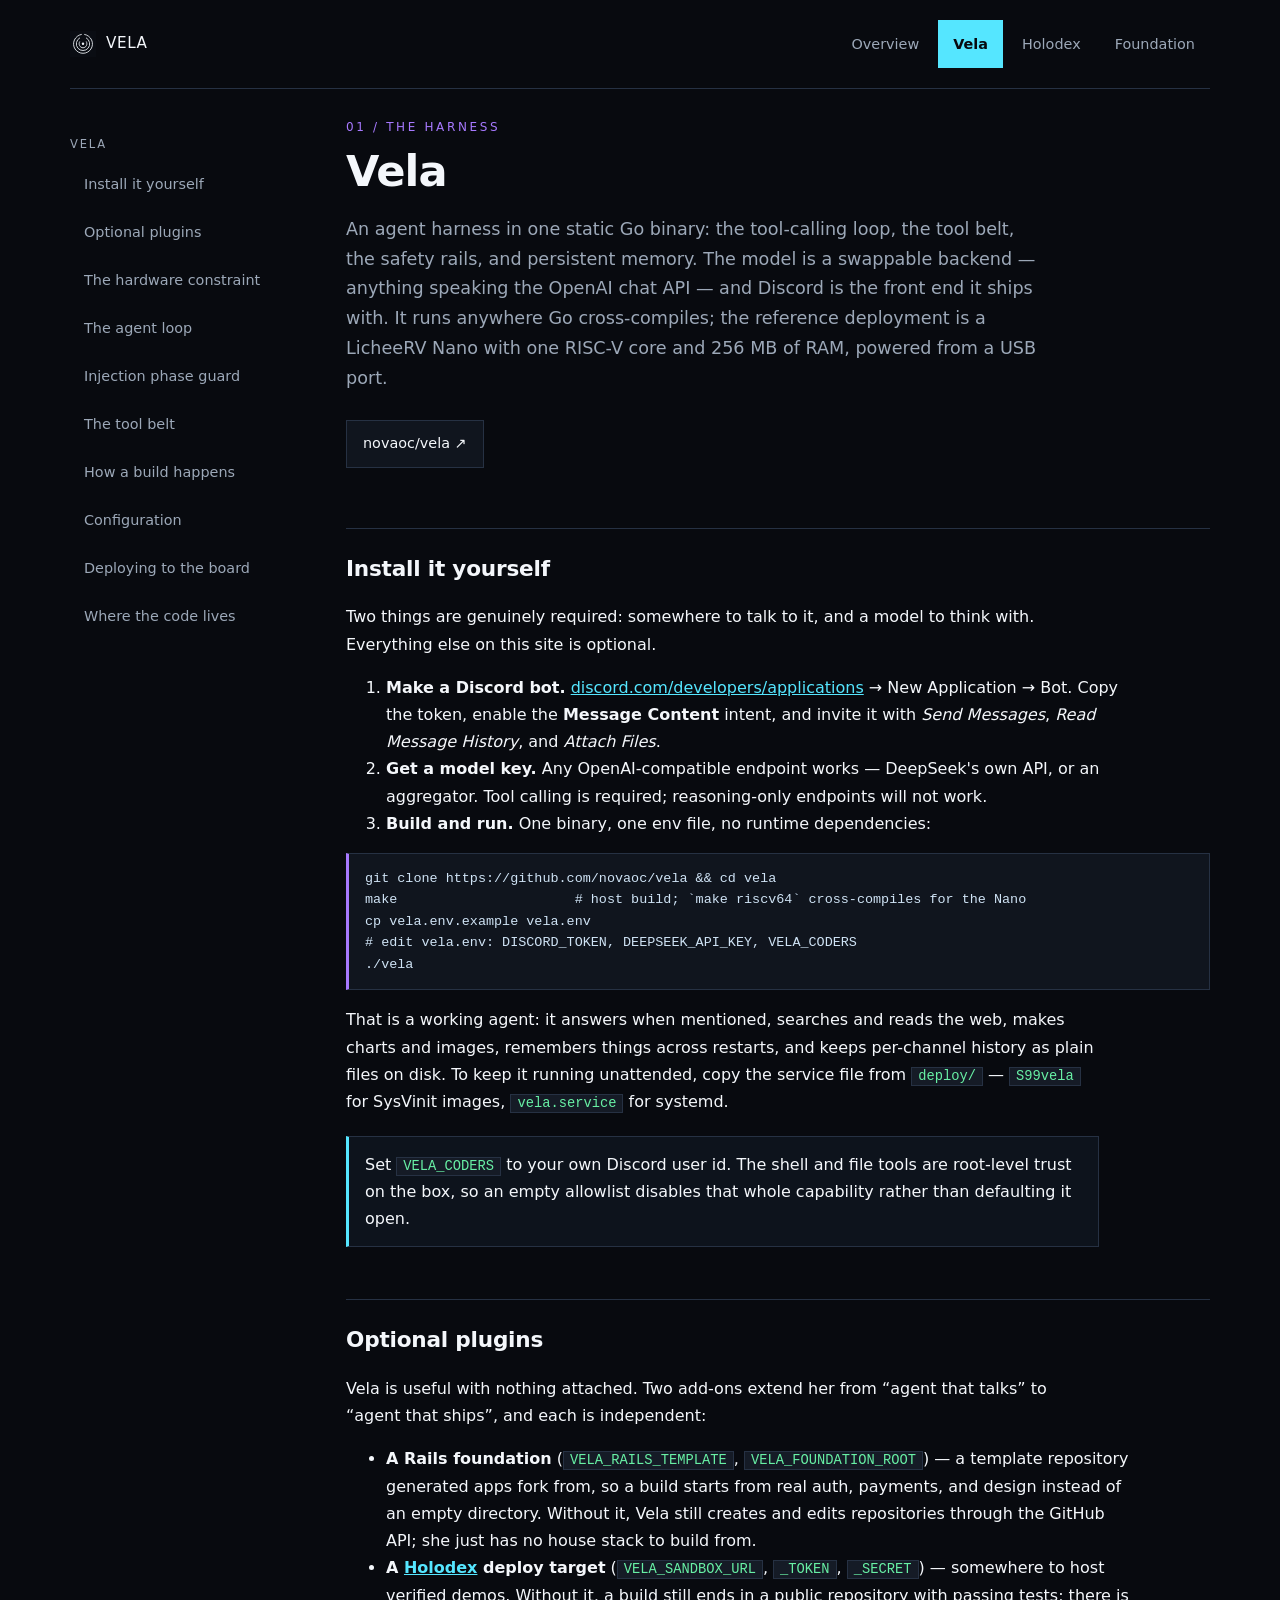
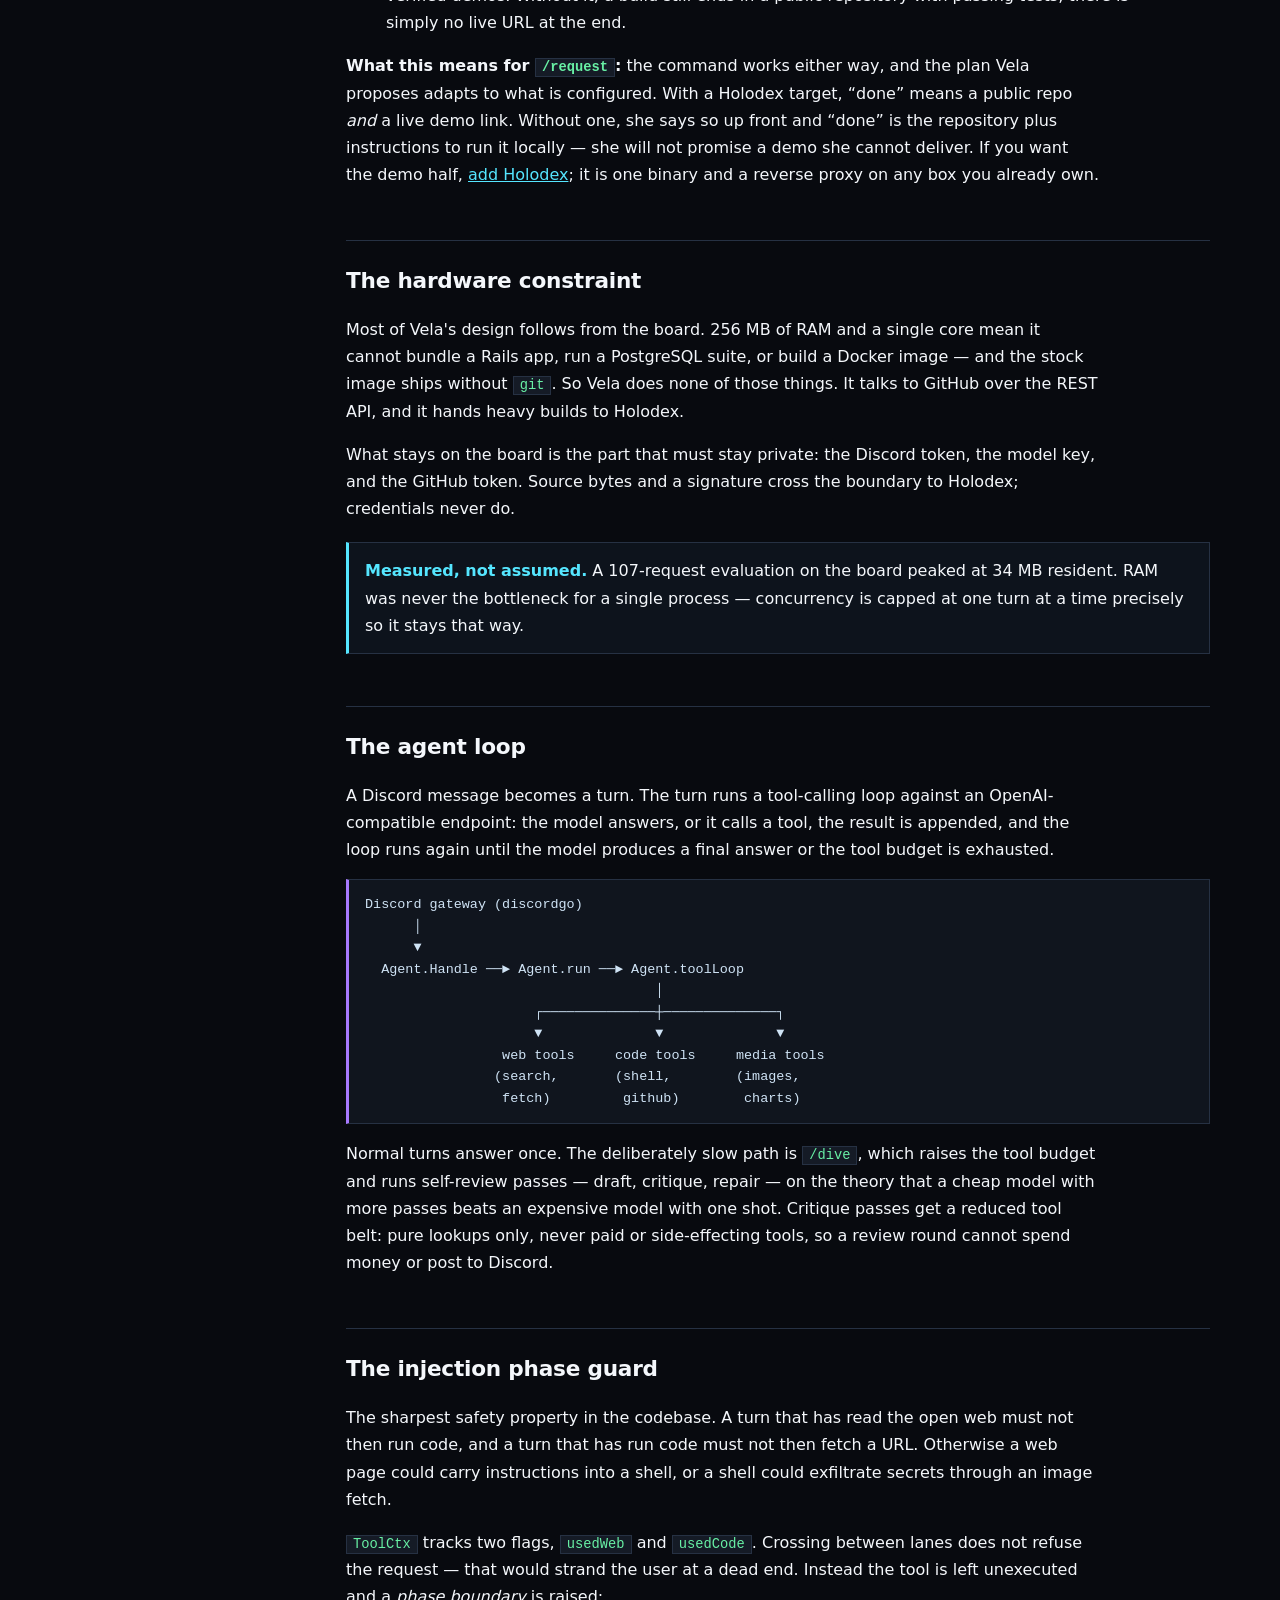
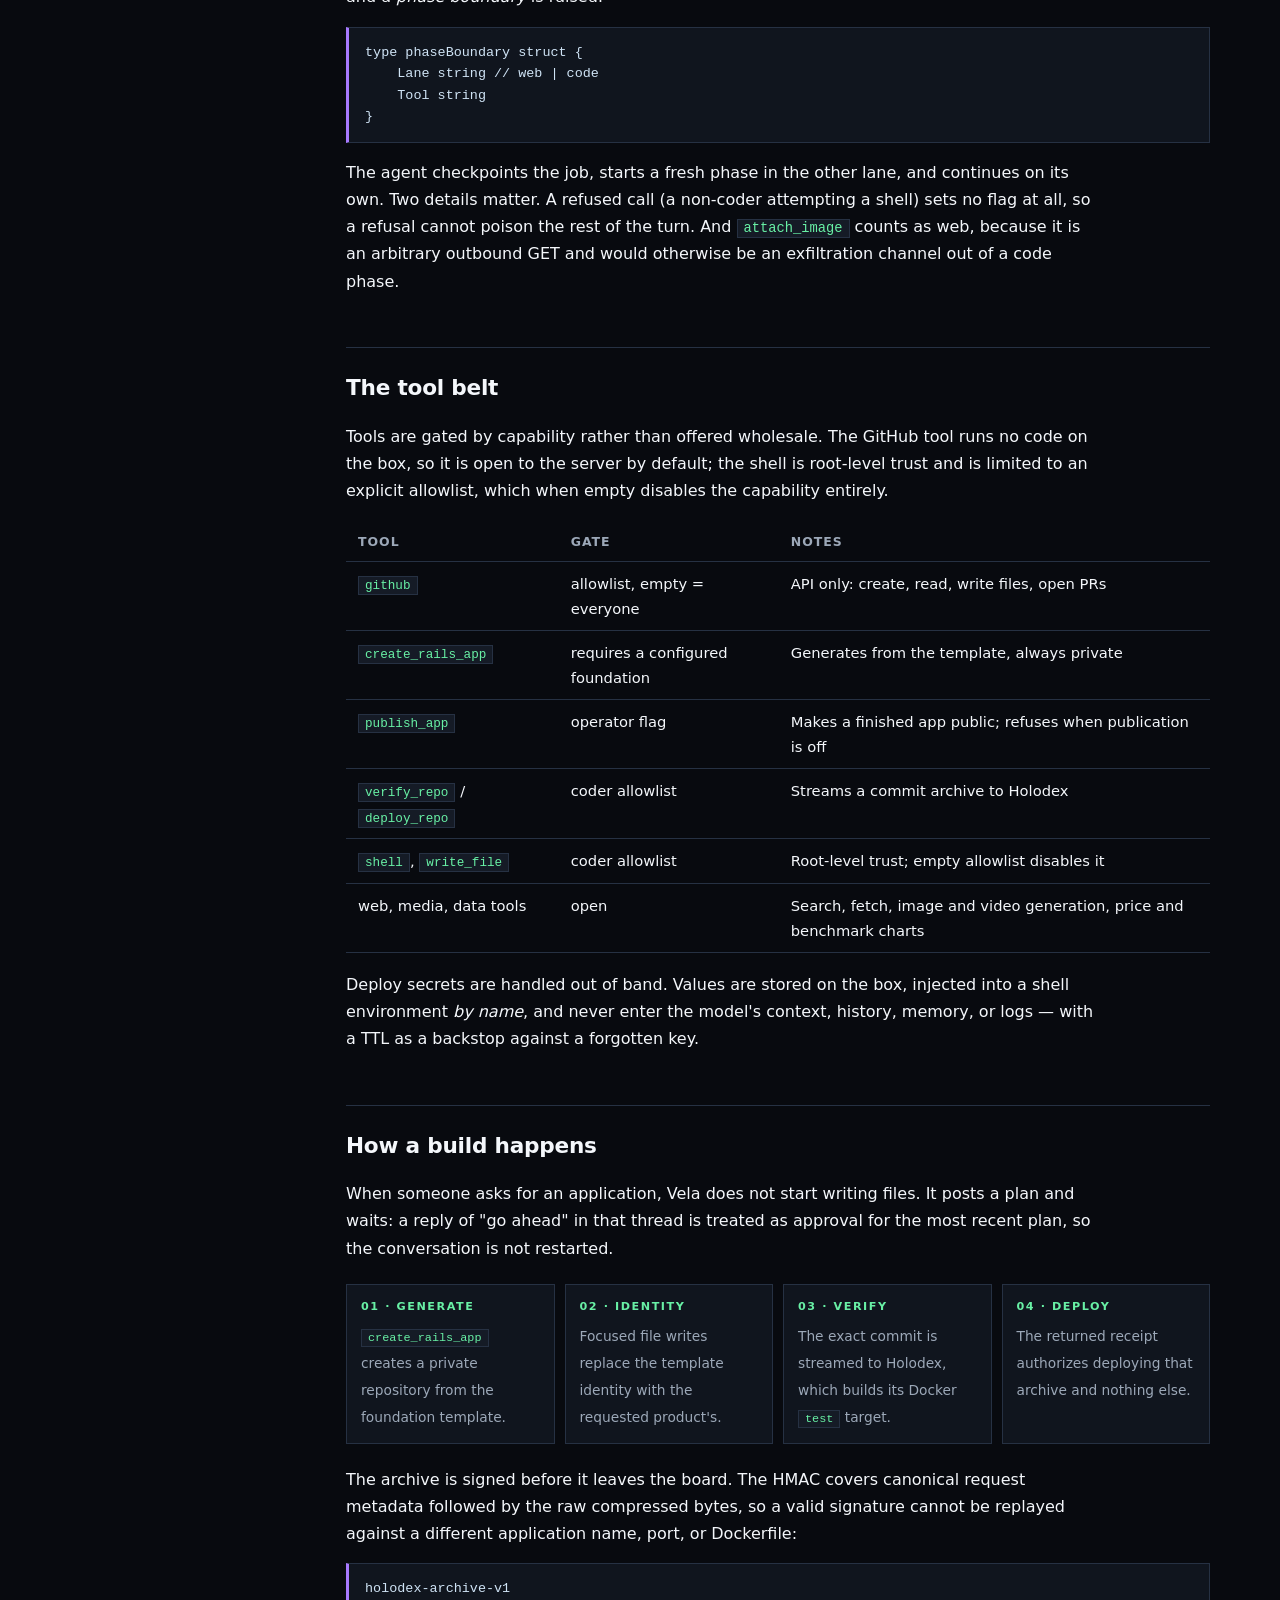
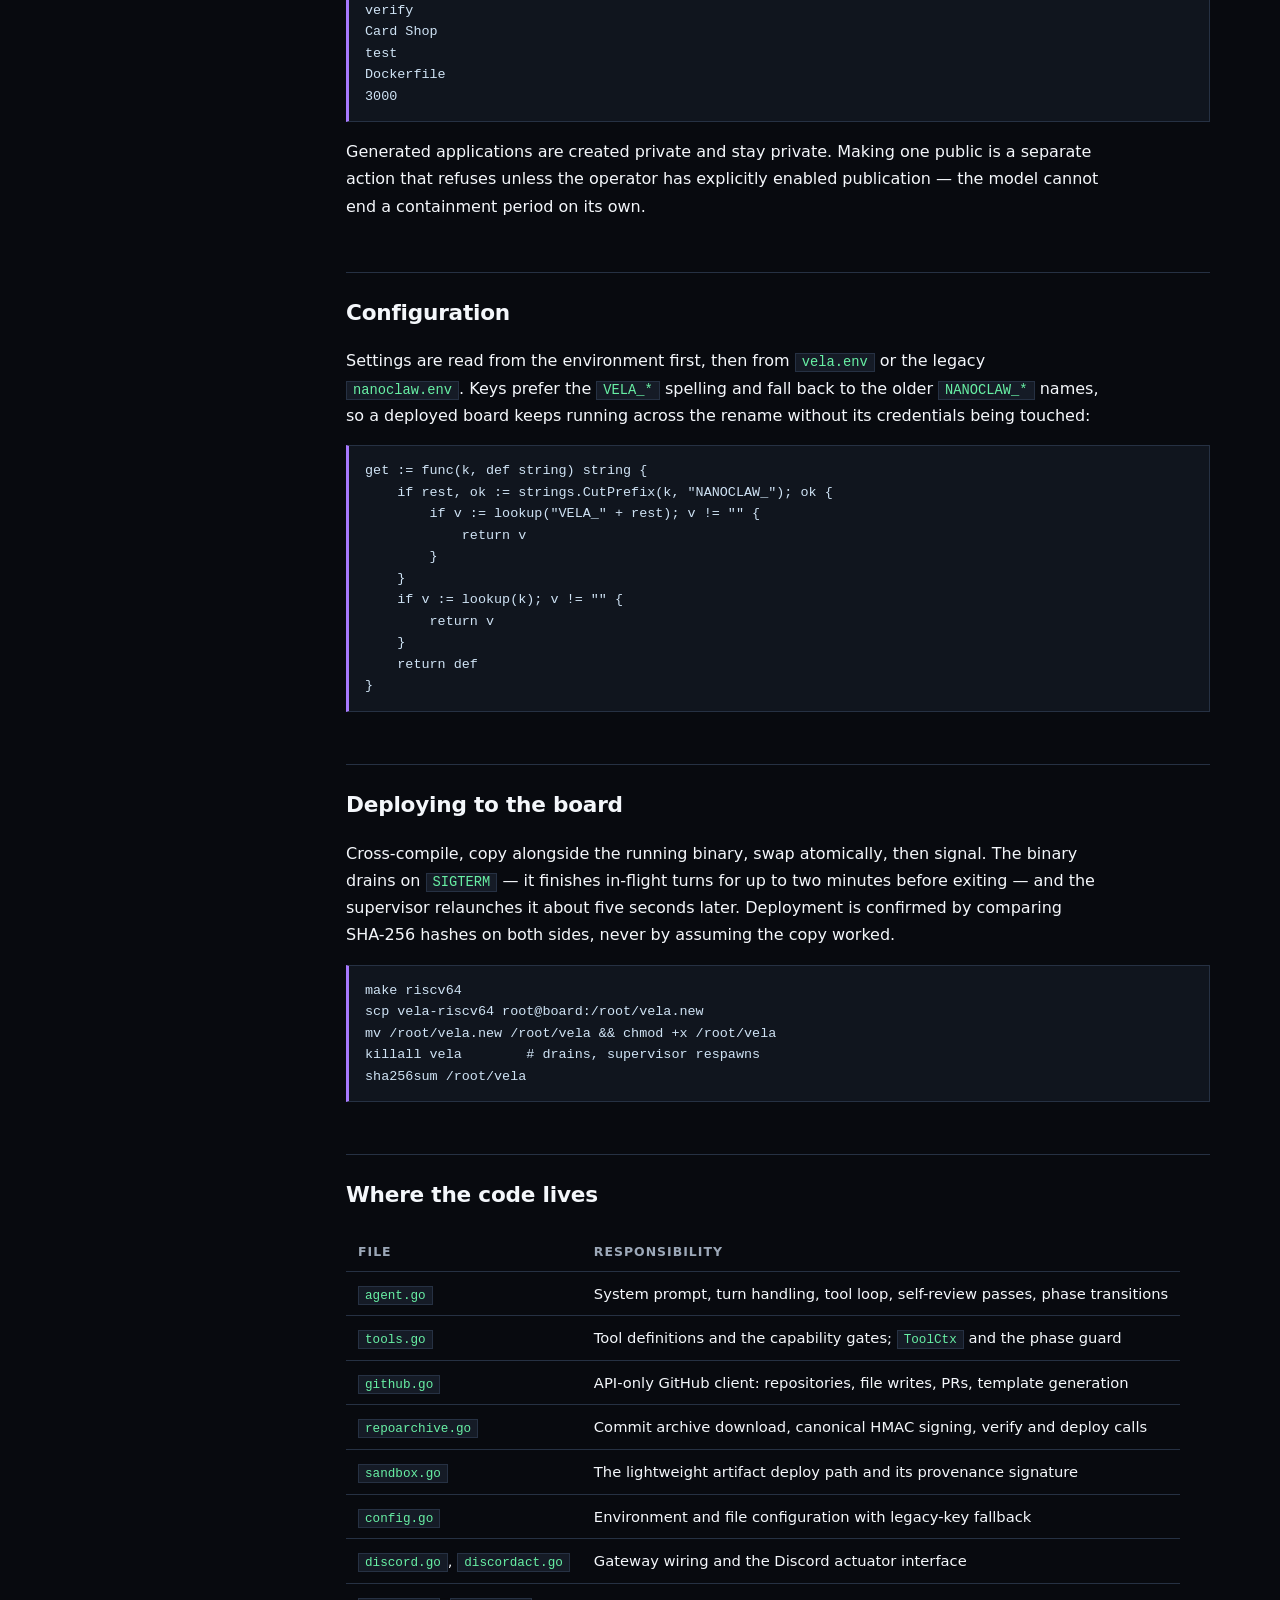
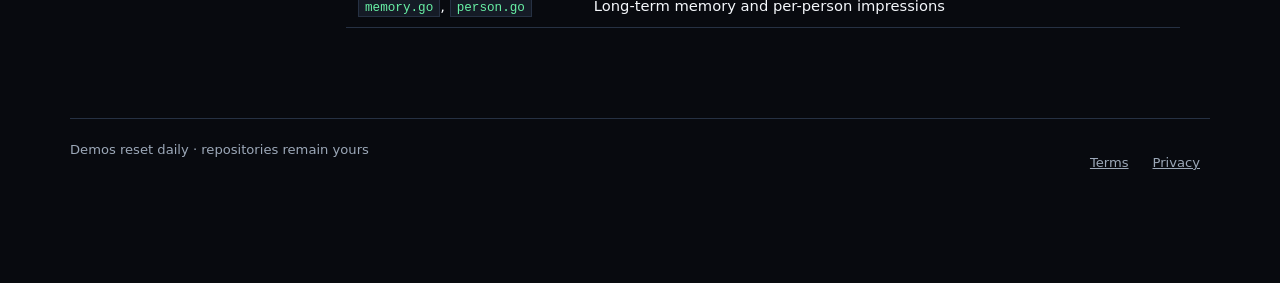
<file: docs/docs-vela.html>
<!doctype html>
<html lang="en">
<head>
  <meta charset="utf-8">
  <meta name="viewport" content="width=device-width, initial-scale=1">
  <title>Vela · install and architecture</title>
  <meta name="description" content="How Vela works: an agent harness in one static Go binary — install it yourself, swappable model, tool loop, injection phase guard, optional deploy plugins.">
  <link rel="stylesheet" href="docs.css">
  <link rel="icon" href="vela-orbits.svg" type="image/svg+xml">
</head>
<body>
  <div class="docs-shell">
    <header class="docs-top">
      <a class="brand" href="index.html"><img src="vela-orbits.svg" alt="">Vela</a>
      <nav class="docs-nav" aria-label="Documentation">
        <a href="docs.html">Overview</a>
        <a href="docs-vela.html" aria-current="page">Vela</a>
        <a href="docs-holodex.html">Holodex</a>
        <a href="docs-foundation.html">Foundation</a>
      </nav>
    </header>

    <div class="docs-body">
      <aside class="docs-aside">
        <nav aria-label="On this page">
          <span class="aside-title">Vela</span>
          <a href="#install">Install it yourself</a>
          <a href="#plugins">Optional plugins</a>
          <a href="#hardware">The hardware constraint</a>
          <a href="#loop">The agent loop</a>
          <a href="#phases">Injection phase guard</a>
          <a href="#tools">The tool belt</a>
          <a href="#build">How a build happens</a>
          <a href="#config">Configuration</a>
          <a href="#deploy">Deploying to the board</a>
          <a href="#files">Where the code lives</a>
        </nav>
      </aside>

      <main class="docs-main">
        <p class="eyebrow">01 / The harness</p>
        <h1>Vela</h1>
        <p class="lede">An agent harness in one static Go binary: the tool-calling loop, the tool belt, the safety rails, and persistent memory. The model is a swappable backend — anything speaking the OpenAI chat API — and Discord is the front end it ships with. It runs anywhere Go cross-compiles; the reference deployment is a LicheeRV Nano with one RISC-V core and 256 MB of RAM, powered from a USB port.</p>

        <a class="repo-link" href="https://github.com/novaoc/vela">novaoc/vela ↗</a>

        <h2 id="install">Install it yourself</h2>
        <p>Two things are genuinely required: somewhere to talk to it, and a model to think with. Everything else on this site is optional.</p>
        <ol>
          <li><b>Make a Discord bot.</b> <a href="https://discord.com/developers/applications">discord.com/developers/applications</a> → New Application → Bot. Copy the token, enable the <b>Message Content</b> intent, and invite it with <i>Send Messages</i>, <i>Read Message History</i>, and <i>Attach Files</i>.</li>
          <li><b>Get a model key.</b> Any OpenAI-compatible endpoint works — DeepSeek's own API, or an aggregator. Tool calling is required; reasoning-only endpoints will not work.</li>
          <li><b>Build and run.</b> One binary, one env file, no runtime dependencies:</li>
        </ol>
<pre><code>git clone https://github.com/novaoc/vela &amp;&amp; cd vela
make                      # host build; `make riscv64` cross-compiles for the Nano
cp vela.env.example vela.env
# edit vela.env: DISCORD_TOKEN, DEEPSEEK_API_KEY, VELA_CODERS
./vela</code></pre>
        <p>That is a working agent: it answers when mentioned, searches and reads the web, makes charts and images, remembers things across restarts, and keeps per-channel history as plain files on disk. To keep it running unattended, copy the service file from <code>deploy/</code> — <code>S99vela</code> for SysVinit images, <code>vela.service</code> for systemd.</p>
        <p class="note">Set <code>VELA_CODERS</code> to your own Discord user id. The shell and file tools are root-level trust on the box, so an empty allowlist disables that whole capability rather than defaulting it open.</p>

        <h2 id="plugins">Optional plugins</h2>
        <p>Vela is useful with nothing attached. Two add-ons extend her from “agent that talks” to “agent that ships”, and each is independent:</p>
        <ul>
          <li><b>A Rails foundation</b> (<code>VELA_RAILS_TEMPLATE</code>, <code>VELA_FOUNDATION_ROOT</code>) — a template repository generated apps fork from, so a build starts from real auth, payments, and design instead of an empty directory. Without it, Vela still creates and edits repositories through the GitHub API; she just has no house stack to build from.</li>
          <li><b>A <a href="docs-holodex.html">Holodex</a> deploy target</b> (<code>VELA_SANDBOX_URL</code>, <code>_TOKEN</code>, <code>_SECRET</code>) — somewhere to host verified demos. Without it, a build still ends in a public repository with passing tests; there is simply no live URL at the end.</li>
        </ul>
        <p><b>What this means for <code>/request</code>:</b> the command works either way, and the plan Vela proposes adapts to what is configured. With a Holodex target, “done” means a public repo <i>and</i> a live demo link. Without one, she says so up front and “done” is the repository plus instructions to run it locally — she will not promise a demo she cannot deliver. If you want the demo half, <a href="docs-holodex.html">add Holodex</a>; it is one binary and a reverse proxy on any box you already own.</p>

        <h2 id="hardware">The hardware constraint</h2>
        <p>Most of Vela's design follows from the board. 256 MB of RAM and a single core mean it cannot bundle a Rails app, run a PostgreSQL suite, or build a Docker image — and the stock image ships without <code>git</code>. So Vela does none of those things. It talks to GitHub over the REST API, and it hands heavy builds to Holodex.</p>
        <p>What stays on the board is the part that must stay private: the Discord token, the model key, and the GitHub token. Source bytes and a signature cross the boundary to Holodex; credentials never do.</p>
        <div class="note">
          <strong>Measured, not assumed.</strong> A 107-request evaluation on the board peaked at 34 MB resident. RAM was never the bottleneck for a single process — concurrency is capped at one turn at a time precisely so it stays that way.
        </div>

        <h2 id="loop">The agent loop</h2>
        <p>A Discord message becomes a turn. The turn runs a tool-calling loop against an OpenAI-compatible endpoint: the model answers, or it calls a tool, the result is appended, and the loop runs again until the model produces a final answer or the tool budget is exhausted.</p>
        <pre><code>Discord gateway (discordgo)
      │
      ▼
  Agent.Handle ──► Agent.run ──► Agent.toolLoop
                                    │
                     ┌──────────────┼──────────────┐
                     ▼              ▼              ▼
                 web tools     code tools     media tools
                (search,       (shell,        (images,
                 fetch)         github)        charts)</code></pre>
        <p>Normal turns answer once. The deliberately slow path is <code>/dive</code>, which raises the tool budget and runs self-review passes — draft, critique, repair — on the theory that a cheap model with more passes beats an expensive model with one shot. Critique passes get a reduced tool belt: pure lookups only, never paid or side-effecting tools, so a review round cannot spend money or post to Discord.</p>

        <h2 id="phases">The injection phase guard</h2>
        <p>The sharpest safety property in the codebase. A turn that has read the open web must not then run code, and a turn that has run code must not then fetch a URL. Otherwise a web page could carry instructions into a shell, or a shell could exfiltrate secrets through an image fetch.</p>
        <p><code>ToolCtx</code> tracks two flags, <code>usedWeb</code> and <code>usedCode</code>. Crossing between lanes does not refuse the request — that would strand the user at a dead end. Instead the tool is left unexecuted and a <em>phase boundary</em> is raised:</p>
        <pre><code>type phaseBoundary struct {
    Lane string // web | code
    Tool string
}</code></pre>
        <p>The agent checkpoints the job, starts a fresh phase in the other lane, and continues on its own. Two details matter. A refused call (a non-coder attempting a shell) sets no flag at all, so a refusal cannot poison the rest of the turn. And <code>attach_image</code> counts as web, because it is an arbitrary outbound GET and would otherwise be an exfiltration channel out of a code phase.</p>

        <h2 id="tools">The tool belt</h2>
        <p>Tools are gated by capability rather than offered wholesale. The GitHub tool runs no code on the box, so it is open to the server by default; the shell is root-level trust and is limited to an explicit allowlist, which when empty disables the capability entirely.</p>
        <table>
          <thead><tr><th>Tool</th><th>Gate</th><th>Notes</th></tr></thead>
          <tbody>
            <tr><td><code>github</code></td><td>allowlist, empty = everyone</td><td>API only: create, read, write files, open PRs</td></tr>
            <tr><td><code>create_rails_app</code></td><td>requires a configured foundation</td><td>Generates from the template, always private</td></tr>
            <tr><td><code>publish_app</code></td><td>operator flag</td><td>Makes a finished app public; refuses when publication is off</td></tr>
            <tr><td><code>verify_repo</code> / <code>deploy_repo</code></td><td>coder allowlist</td><td>Streams a commit archive to Holodex</td></tr>
            <tr><td><code>shell</code>, <code>write_file</code></td><td>coder allowlist</td><td>Root-level trust; empty allowlist disables it</td></tr>
            <tr><td>web, media, data tools</td><td>open</td><td>Search, fetch, image and video generation, price and benchmark charts</td></tr>
          </tbody>
        </table>
        <p>Deploy secrets are handled out of band. Values are stored on the box, injected into a shell environment <em>by name</em>, and never enter the model's context, history, memory, or logs — with a TTL as a backstop against a forgotten key.</p>

        <h2 id="build">How a build happens</h2>
        <p>When someone asks for an application, Vela does not start writing files. It posts a plan and waits: a reply of "go ahead" in that thread is treated as approval for the most recent plan, so the conversation is not restarted.</p>
        <div class="pipeline">
          <div><b>01 · GENERATE</b><span><code>create_rails_app</code> creates a private repository from the foundation template.</span></div>
          <div><b>02 · IDENTITY</b><span>Focused file writes replace the template identity with the requested product's.</span></div>
          <div><b>03 · VERIFY</b><span>The exact commit is streamed to Holodex, which builds its Docker <code>test</code> target.</span></div>
          <div><b>04 · DEPLOY</b><span>The returned receipt authorizes deploying that archive and nothing else.</span></div>
        </div>
        <p>The archive is signed before it leaves the board. The HMAC covers canonical request metadata followed by the raw compressed bytes, so a valid signature cannot be replayed against a different application name, port, or Dockerfile:</p>
        <pre><code>holodex-archive-v1
verify
Card Shop
test
Dockerfile
3000
</code></pre>
        <p>Generated applications are created private and stay private. Making one public is a separate action that refuses unless the operator has explicitly enabled publication — the model cannot end a containment period on its own.</p>

        <h2 id="config">Configuration</h2>
        <p>Settings are read from the environment first, then from <code>vela.env</code> or the legacy <code>nanoclaw.env</code>. Keys prefer the <code>VELA_*</code> spelling and fall back to the older <code>NANOCLAW_*</code> names, so a deployed board keeps running across the rename without its credentials being touched:</p>
        <pre><code>get := func(k, def string) string {
    if rest, ok := strings.CutPrefix(k, "NANOCLAW_"); ok {
        if v := lookup("VELA_" + rest); v != "" {
            return v
        }
    }
    if v := lookup(k); v != "" {
        return v
    }
    return def
}</code></pre>

        <h2 id="deploy">Deploying to the board</h2>
        <p>Cross-compile, copy alongside the running binary, swap atomically, then signal. The binary drains on <code>SIGTERM</code> — it finishes in-flight turns for up to two minutes before exiting — and the supervisor relaunches it about five seconds later. Deployment is confirmed by comparing SHA-256 hashes on both sides, never by assuming the copy worked.</p>
        <pre><code>make riscv64
scp vela-riscv64 root@board:/root/vela.new
mv /root/vela.new /root/vela &amp;&amp; chmod +x /root/vela
killall vela        # drains, supervisor respawns
sha256sum /root/vela</code></pre>

        <h2 id="files">Where the code lives</h2>
        <table>
          <thead><tr><th>File</th><th>Responsibility</th></tr></thead>
          <tbody>
            <tr><td><code>agent.go</code></td><td>System prompt, turn handling, tool loop, self-review passes, phase transitions</td></tr>
            <tr><td><code>tools.go</code></td><td>Tool definitions and the capability gates; <code>ToolCtx</code> and the phase guard</td></tr>
            <tr><td><code>github.go</code></td><td>API-only GitHub client: repositories, file writes, PRs, template generation</td></tr>
            <tr><td><code>repoarchive.go</code></td><td>Commit archive download, canonical HMAC signing, verify and deploy calls</td></tr>
            <tr><td><code>sandbox.go</code></td><td>The lightweight artifact deploy path and its provenance signature</td></tr>
            <tr><td><code>config.go</code></td><td>Environment and file configuration with legacy-key fallback</td></tr>
            <tr><td><code>discord.go</code>, <code>discordact.go</code></td><td>Gateway wiring and the Discord actuator interface</td></tr>
            <tr><td><code>memory.go</code>, <code>person.go</code></td><td>Long-term memory and per-person impressions</td></tr>
          </tbody>
        </table>
      </main>
    </div>

    <footer class="docs-footer">
      <span>Demos reset daily · repositories remain yours</span>
      <span><a href="terms.html">Terms</a><a href="privacy.html">Privacy</a></span>
    </footer>
  </div>
</body>
</html>
</file>
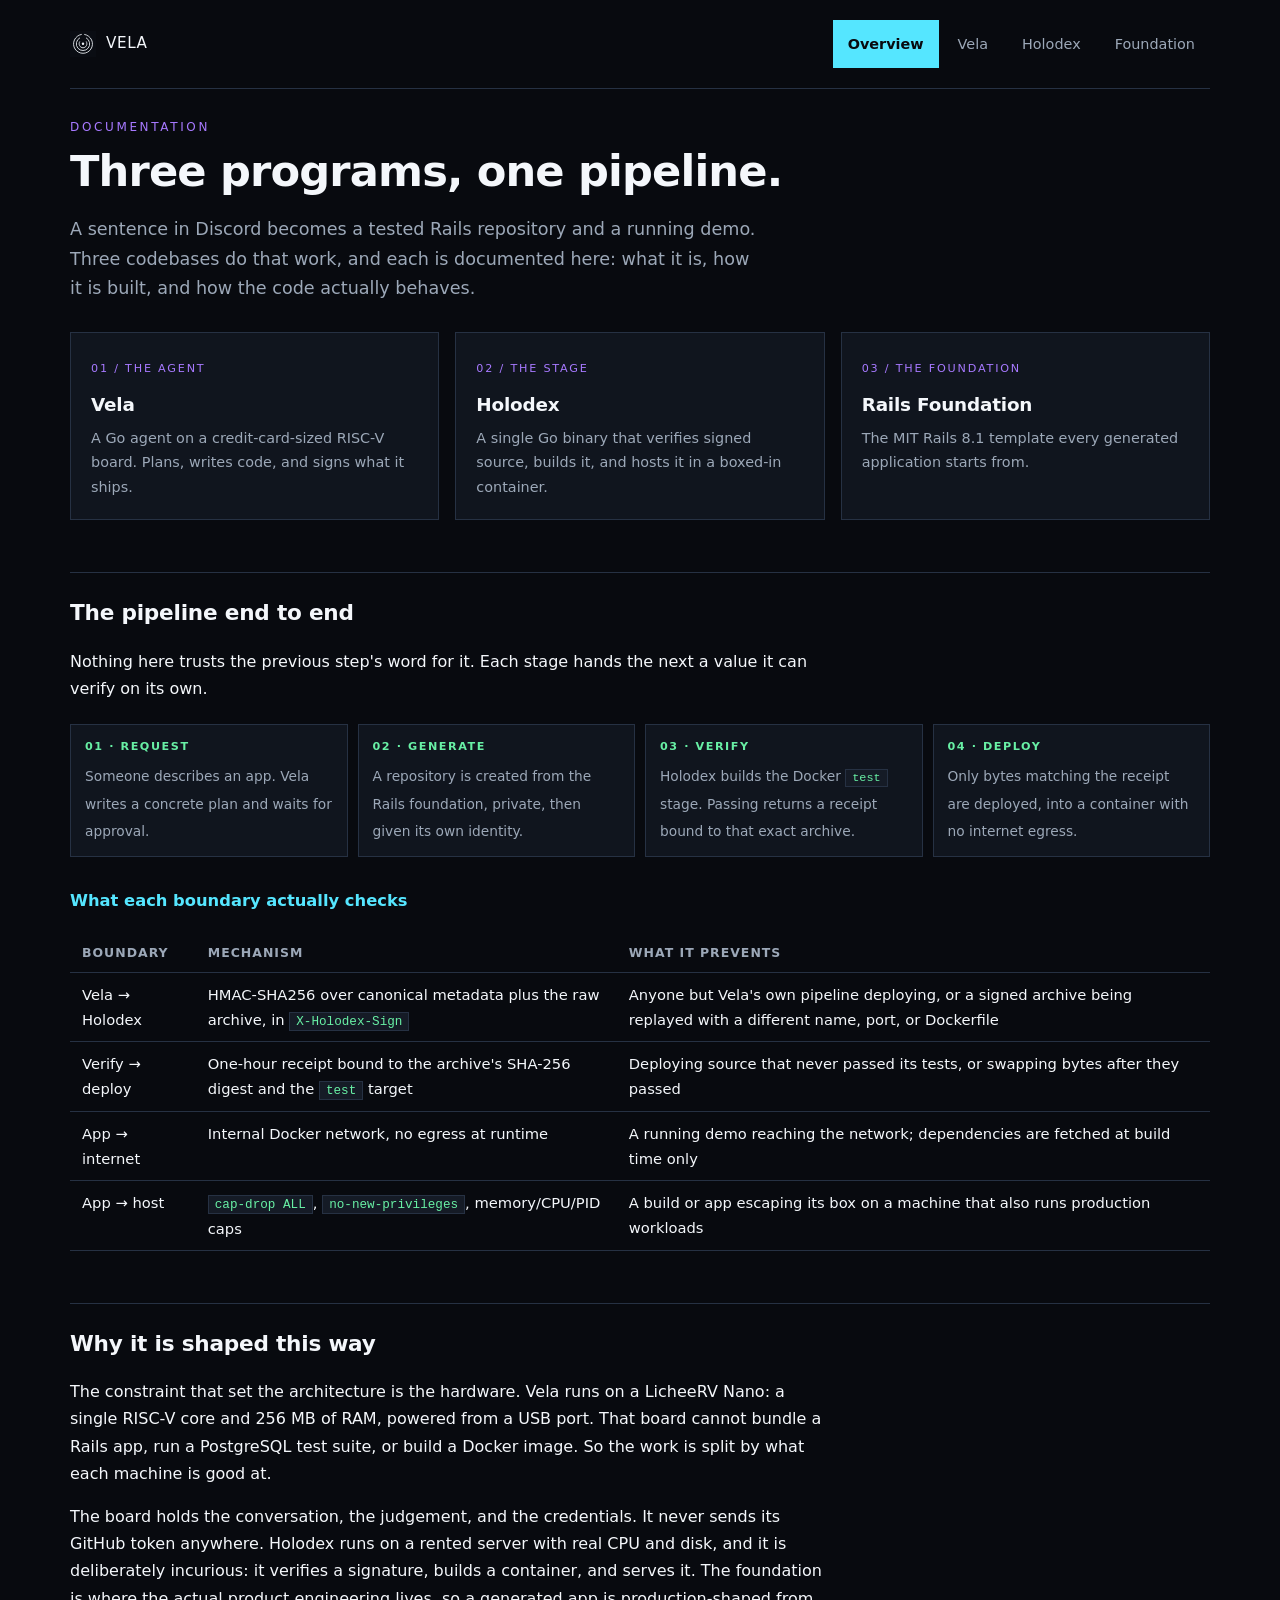
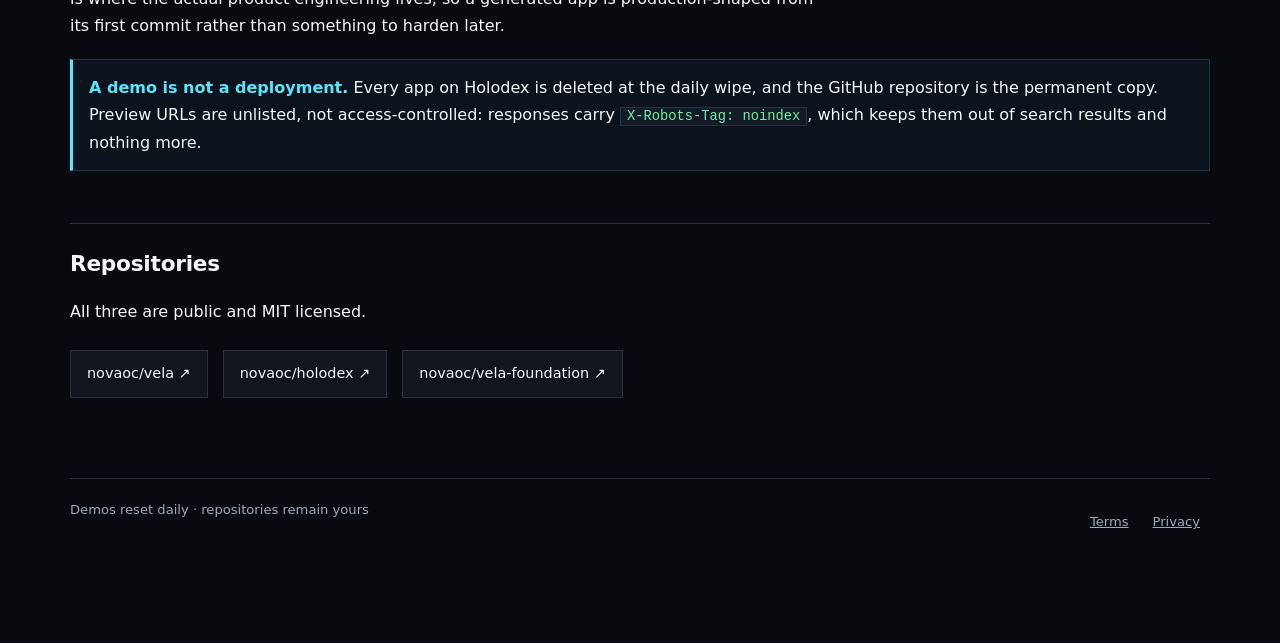
<file: docs/docs.html>
<!doctype html>
<html lang="en">
<head>
  <meta charset="utf-8">
  <meta name="viewport" content="width=device-width, initial-scale=1">
  <title>Docs · Vela, Holodex, and the Rails Foundation</title>
  <meta name="description" content="How the Vela stack is built: a Discord agent on a RISC-V board, a locked-down demo host, and the Rails foundation every generated app starts from.">
  <link rel="stylesheet" href="docs.css">
  <link rel="icon" href="vela-orbits.svg" type="image/svg+xml">
</head>
<body>
  <div class="docs-shell">
    <header class="docs-top">
      <a class="brand" href="index.html"><img src="vela-orbits.svg" alt="">Vela</a>
      <nav class="docs-nav" aria-label="Documentation">
        <a href="docs.html" aria-current="page">Overview</a>
        <a href="docs-vela.html">Vela</a>
        <a href="docs-holodex.html">Holodex</a>
        <a href="docs-foundation.html">Foundation</a>
      </nav>
    </header>

    <main class="docs-main">
      <p class="eyebrow">Documentation</p>
      <h1>Three programs, one pipeline.</h1>
      <p class="lede">A sentence in Discord becomes a tested Rails repository and a running demo. Three codebases do that work, and each is documented here: what it is, how it is built, and how the code actually behaves.</p>

      <div class="cardgrid">
        <a href="docs-vela.html">
          <span class="idx">01 / THE AGENT</span>
          <h2>Vela</h2>
          <p>A Go agent on a credit-card-sized RISC-V board. Plans, writes code, and signs what it ships.</p>
        </a>
        <a href="docs-holodex.html">
          <span class="idx">02 / THE STAGE</span>
          <h2>Holodex</h2>
          <p>A single Go binary that verifies signed source, builds it, and hosts it in a boxed-in container.</p>
        </a>
        <a href="docs-foundation.html">
          <span class="idx">03 / THE FOUNDATION</span>
          <h2>Rails Foundation</h2>
          <p>The MIT Rails 8.1 template every generated application starts from.</p>
        </a>
      </div>

      <h2 id="pipeline">The pipeline end to end</h2>
      <p>Nothing here trusts the previous step's word for it. Each stage hands the next a value it can verify on its own.</p>

      <div class="pipeline">
        <div><b>01 · REQUEST</b><span>Someone describes an app. Vela writes a concrete plan and waits for approval.</span></div>
        <div><b>02 · GENERATE</b><span>A repository is created from the Rails foundation, private, then given its own identity.</span></div>
        <div><b>03 · VERIFY</b><span>Holodex builds the Docker <code>test</code> stage. Passing returns a receipt bound to that exact archive.</span></div>
        <div><b>04 · DEPLOY</b><span>Only bytes matching the receipt are deployed, into a container with no internet egress.</span></div>
      </div>

      <h3>What each boundary actually checks</h3>
      <table>
        <thead><tr><th>Boundary</th><th>Mechanism</th><th>What it prevents</th></tr></thead>
        <tbody>
          <tr><td>Vela → Holodex</td><td>HMAC-SHA256 over canonical metadata plus the raw archive, in <code>X-Holodex-Sign</code></td><td>Anyone but Vela's own pipeline deploying, or a signed archive being replayed with a different name, port, or Dockerfile</td></tr>
          <tr><td>Verify → deploy</td><td>One-hour receipt bound to the archive's SHA-256 digest and the <code>test</code> target</td><td>Deploying source that never passed its tests, or swapping bytes after they passed</td></tr>
          <tr><td>App → internet</td><td>Internal Docker network, no egress at runtime</td><td>A running demo reaching the network; dependencies are fetched at build time only</td></tr>
          <tr><td>App → host</td><td><code>cap-drop ALL</code>, <code>no-new-privileges</code>, memory/CPU/PID caps</td><td>A build or app escaping its box on a machine that also runs production workloads</td></tr>
        </tbody>
      </table>

      <h2 id="why">Why it is shaped this way</h2>
      <p>The constraint that set the architecture is the hardware. Vela runs on a LicheeRV Nano: a single RISC-V core and 256 MB of RAM, powered from a USB port. That board cannot bundle a Rails app, run a PostgreSQL test suite, or build a Docker image. So the work is split by what each machine is good at.</p>
      <p>The board holds the conversation, the judgement, and the credentials. It never sends its GitHub token anywhere. Holodex runs on a rented server with real CPU and disk, and it is deliberately incurious: it verifies a signature, builds a container, and serves it. The foundation is where the actual product engineering lives, so a generated app is production-shaped from its first commit rather than something to harden later.</p>

      <div class="note">
        <strong>A demo is not a deployment.</strong> Every app on Holodex is deleted at the daily wipe, and the GitHub repository is the permanent copy. Preview URLs are unlisted, not access-controlled: responses carry <code>X-Robots-Tag: noindex</code>, which keeps them out of search results and nothing more.
      </div>

      <h2 id="repos">Repositories</h2>
      <p>All three are public and MIT licensed.</p>
      <a class="repo-link" href="https://github.com/novaoc/vela">novaoc/vela ↗</a>
      <a class="repo-link" href="https://github.com/novaoc/holodex">novaoc/holodex ↗</a>
      <a class="repo-link" href="https://github.com/novaoc/vela-foundation">novaoc/vela-foundation ↗</a>
    </main>

    <footer class="docs-footer">
      <span>Demos reset daily · repositories remain yours</span>
      <span><a href="terms.html">Terms</a><a href="privacy.html">Privacy</a></span>
    </footer>
  </div>
</body>
</html>
</file>
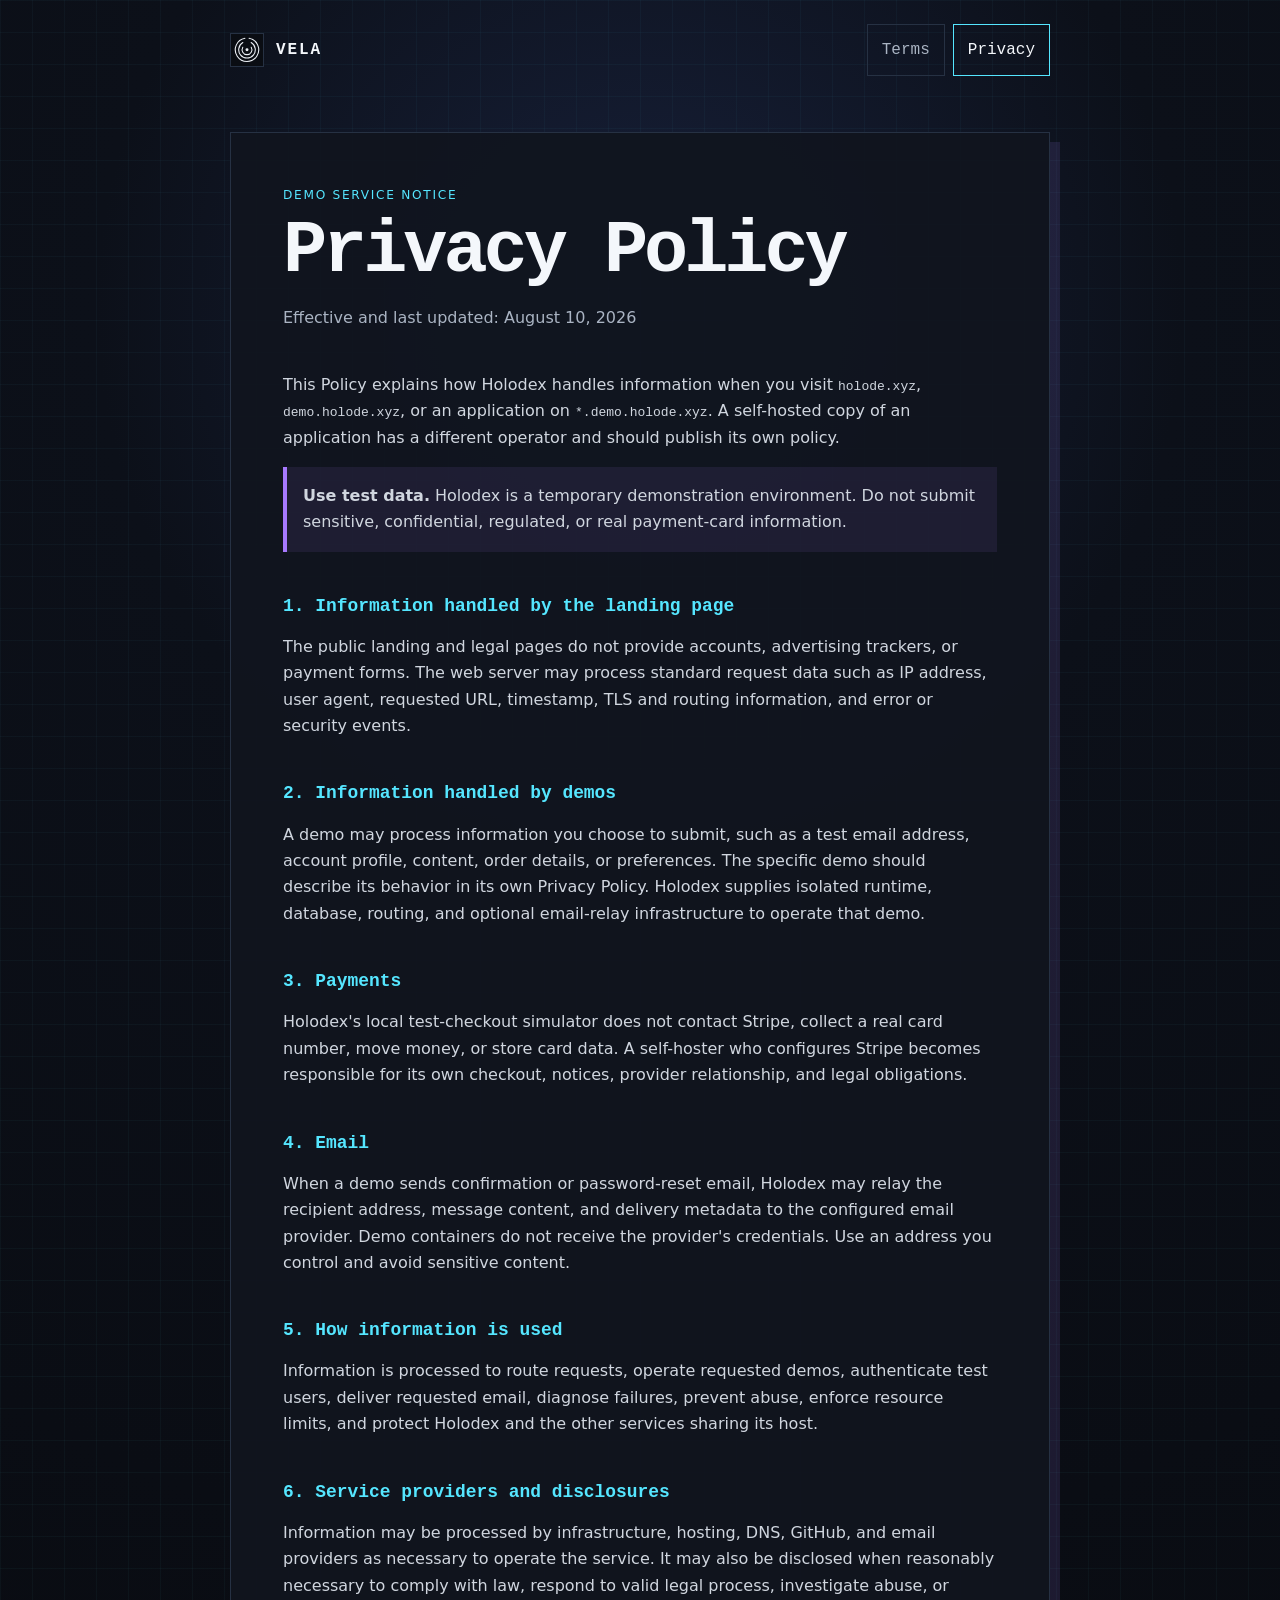
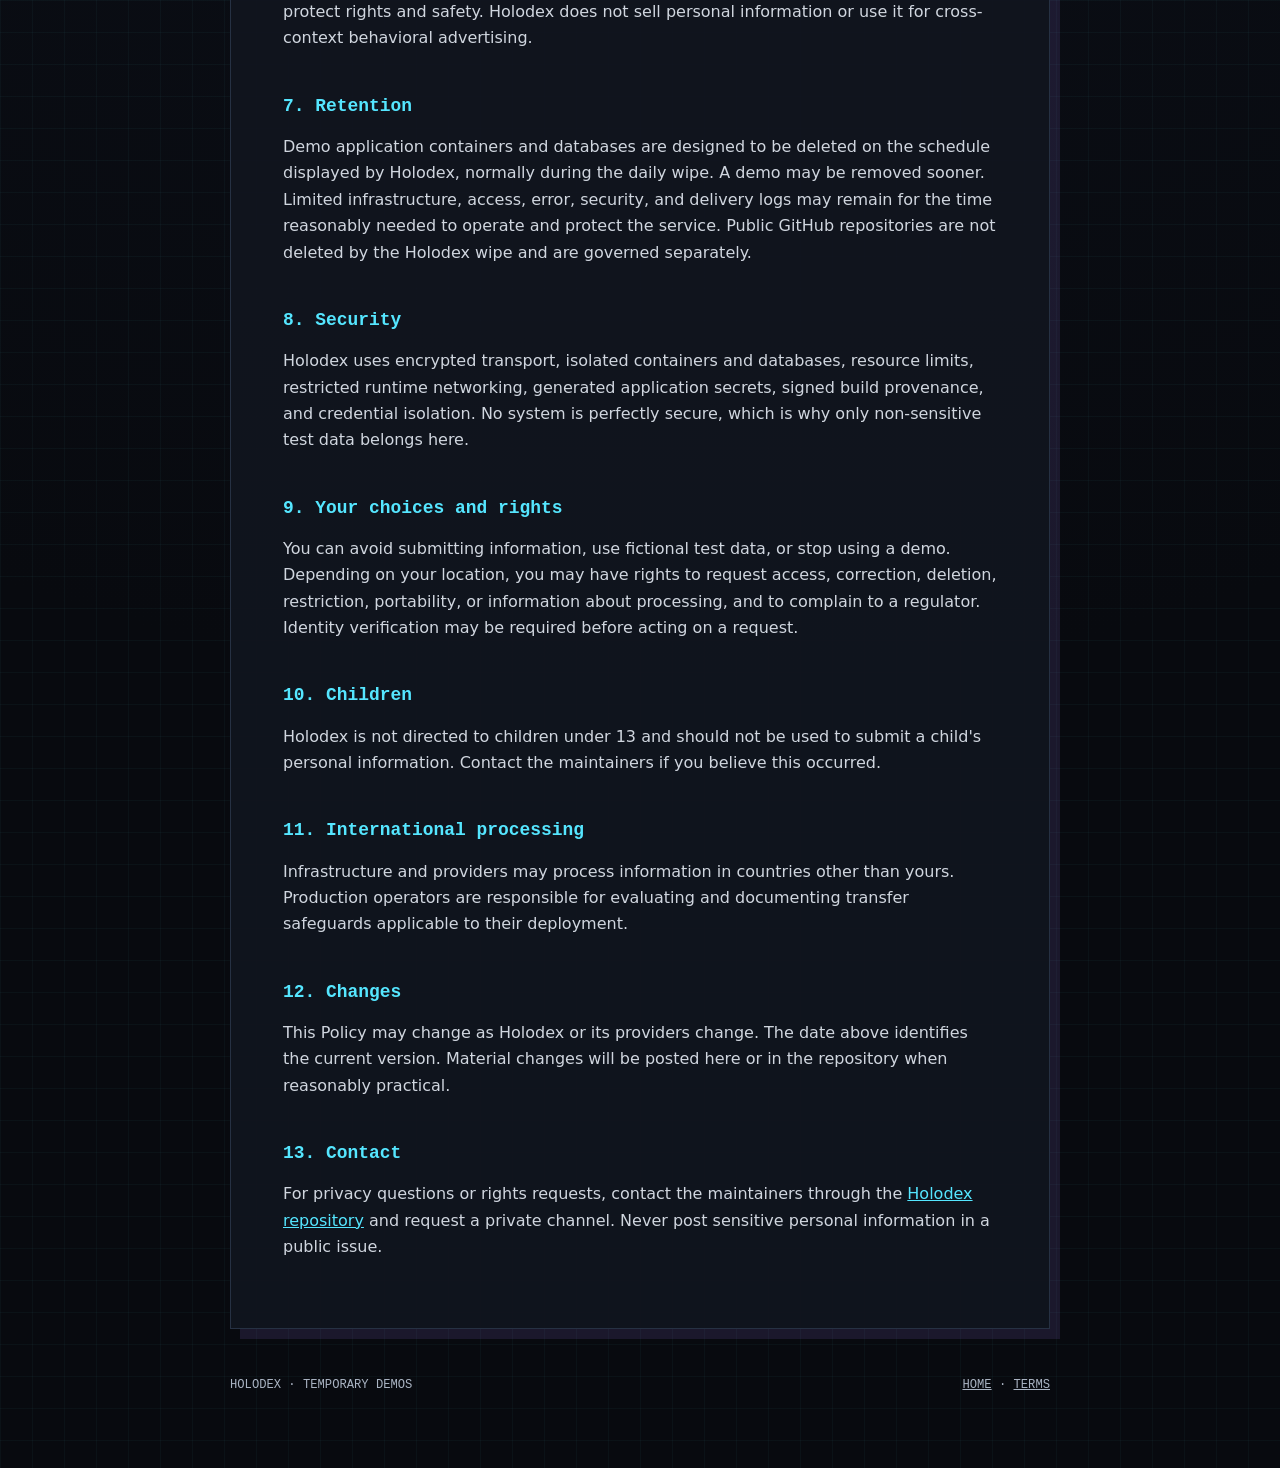
<file: docs/privacy.html>
<!doctype html>
<html lang="en">
<head>
  <meta charset="utf-8">
  <meta name="viewport" content="width=device-width, initial-scale=1">
  <meta name="theme-color" content="#080a0f">
  <meta name="description" content="How Holodex handles information on its landing page and temporary demos.">
  <title>Privacy Policy · Holodex</title>
  <link rel="icon" href="vela-orbits.svg" type="image/svg+xml">
  <link rel="stylesheet" href="legal.css">
</head>
<body>
  <main class="shell">
    <nav class="topbar" aria-label="Legal navigation">
      <a class="brand" href="/"><img src="vela-orbits.svg" alt="">Vela</a>
      <span class="legal-nav"><a href="terms.html">Terms</a><a href="privacy.html" aria-current="page">Privacy</a></span>
    </nav>
    <article>
      <p class="eyebrow">Demo service notice</p>
      <h1>Privacy Policy</h1>
      <p class="updated">Effective and last updated: August 10, 2026</p>

      <p>This Policy explains how Holodex handles information when you visit <code>holode.xyz</code>, <code>demo.holode.xyz</code>, or an application on <code>*.demo.holode.xyz</code>. A self-hosted copy of an application has a different operator and should publish its own policy.</p>

      <p class="notice"><strong>Use test data.</strong> Holodex is a temporary demonstration environment. Do not submit sensitive, confidential, regulated, or real payment-card information.</p>

      <h2>1. Information handled by the landing page</h2>
      <p>The public landing and legal pages do not provide accounts, advertising trackers, or payment forms. The web server may process standard request data such as IP address, user agent, requested URL, timestamp, TLS and routing information, and error or security events.</p>

      <h2>2. Information handled by demos</h2>
      <p>A demo may process information you choose to submit, such as a test email address, account profile, content, order details, or preferences. The specific demo should describe its behavior in its own Privacy Policy. Holodex supplies isolated runtime, database, routing, and optional email-relay infrastructure to operate that demo.</p>

      <h2>3. Payments</h2>
      <p>Holodex's local test-checkout simulator does not contact Stripe, collect a real card number, move money, or store card data. A self-hoster who configures Stripe becomes responsible for its own checkout, notices, provider relationship, and legal obligations.</p>

      <h2>4. Email</h2>
      <p>When a demo sends confirmation or password-reset email, Holodex may relay the recipient address, message content, and delivery metadata to the configured email provider. Demo containers do not receive the provider's credentials. Use an address you control and avoid sensitive content.</p>

      <h2>5. How information is used</h2>
      <p>Information is processed to route requests, operate requested demos, authenticate test users, deliver requested email, diagnose failures, prevent abuse, enforce resource limits, and protect Holodex and the other services sharing its host.</p>

      <h2>6. Service providers and disclosures</h2>
      <p>Information may be processed by infrastructure, hosting, DNS, GitHub, and email providers as necessary to operate the service. It may also be disclosed when reasonably necessary to comply with law, respond to valid legal process, investigate abuse, or protect rights and safety. Holodex does not sell personal information or use it for cross-context behavioral advertising.</p>

      <h2>7. Retention</h2>
      <p>Demo application containers and databases are designed to be deleted on the schedule displayed by Holodex, normally during the daily wipe. A demo may be removed sooner. Limited infrastructure, access, error, security, and delivery logs may remain for the time reasonably needed to operate and protect the service. Public GitHub repositories are not deleted by the Holodex wipe and are governed separately.</p>

      <h2>8. Security</h2>
      <p>Holodex uses encrypted transport, isolated containers and databases, resource limits, restricted runtime networking, generated application secrets, signed build provenance, and credential isolation. No system is perfectly secure, which is why only non-sensitive test data belongs here.</p>

      <h2>9. Your choices and rights</h2>
      <p>You can avoid submitting information, use fictional test data, or stop using a demo. Depending on your location, you may have rights to request access, correction, deletion, restriction, portability, or information about processing, and to complain to a regulator. Identity verification may be required before acting on a request.</p>

      <h2>10. Children</h2>
      <p>Holodex is not directed to children under 13 and should not be used to submit a child's personal information. Contact the maintainers if you believe this occurred.</p>

      <h2>11. International processing</h2>
      <p>Infrastructure and providers may process information in countries other than yours. Production operators are responsible for evaluating and documenting transfer safeguards applicable to their deployment.</p>

      <h2>12. Changes</h2>
      <p>This Policy may change as Holodex or its providers change. The date above identifies the current version. Material changes will be posted here or in the repository when reasonably practical.</p>

      <h2>13. Contact</h2>
      <p>For privacy questions or rights requests, contact the maintainers through the <a href="https://github.com/novaoc/holodex">Holodex repository</a> and request a private channel. Never post sensitive personal information in a public issue.</p>
    </article>
    <footer class="footer"><span>Holodex · temporary demos</span><span><a href="/">Home</a> · <a href="terms.html">Terms</a></span></footer>
  </main>
</body>
</html>
</file>
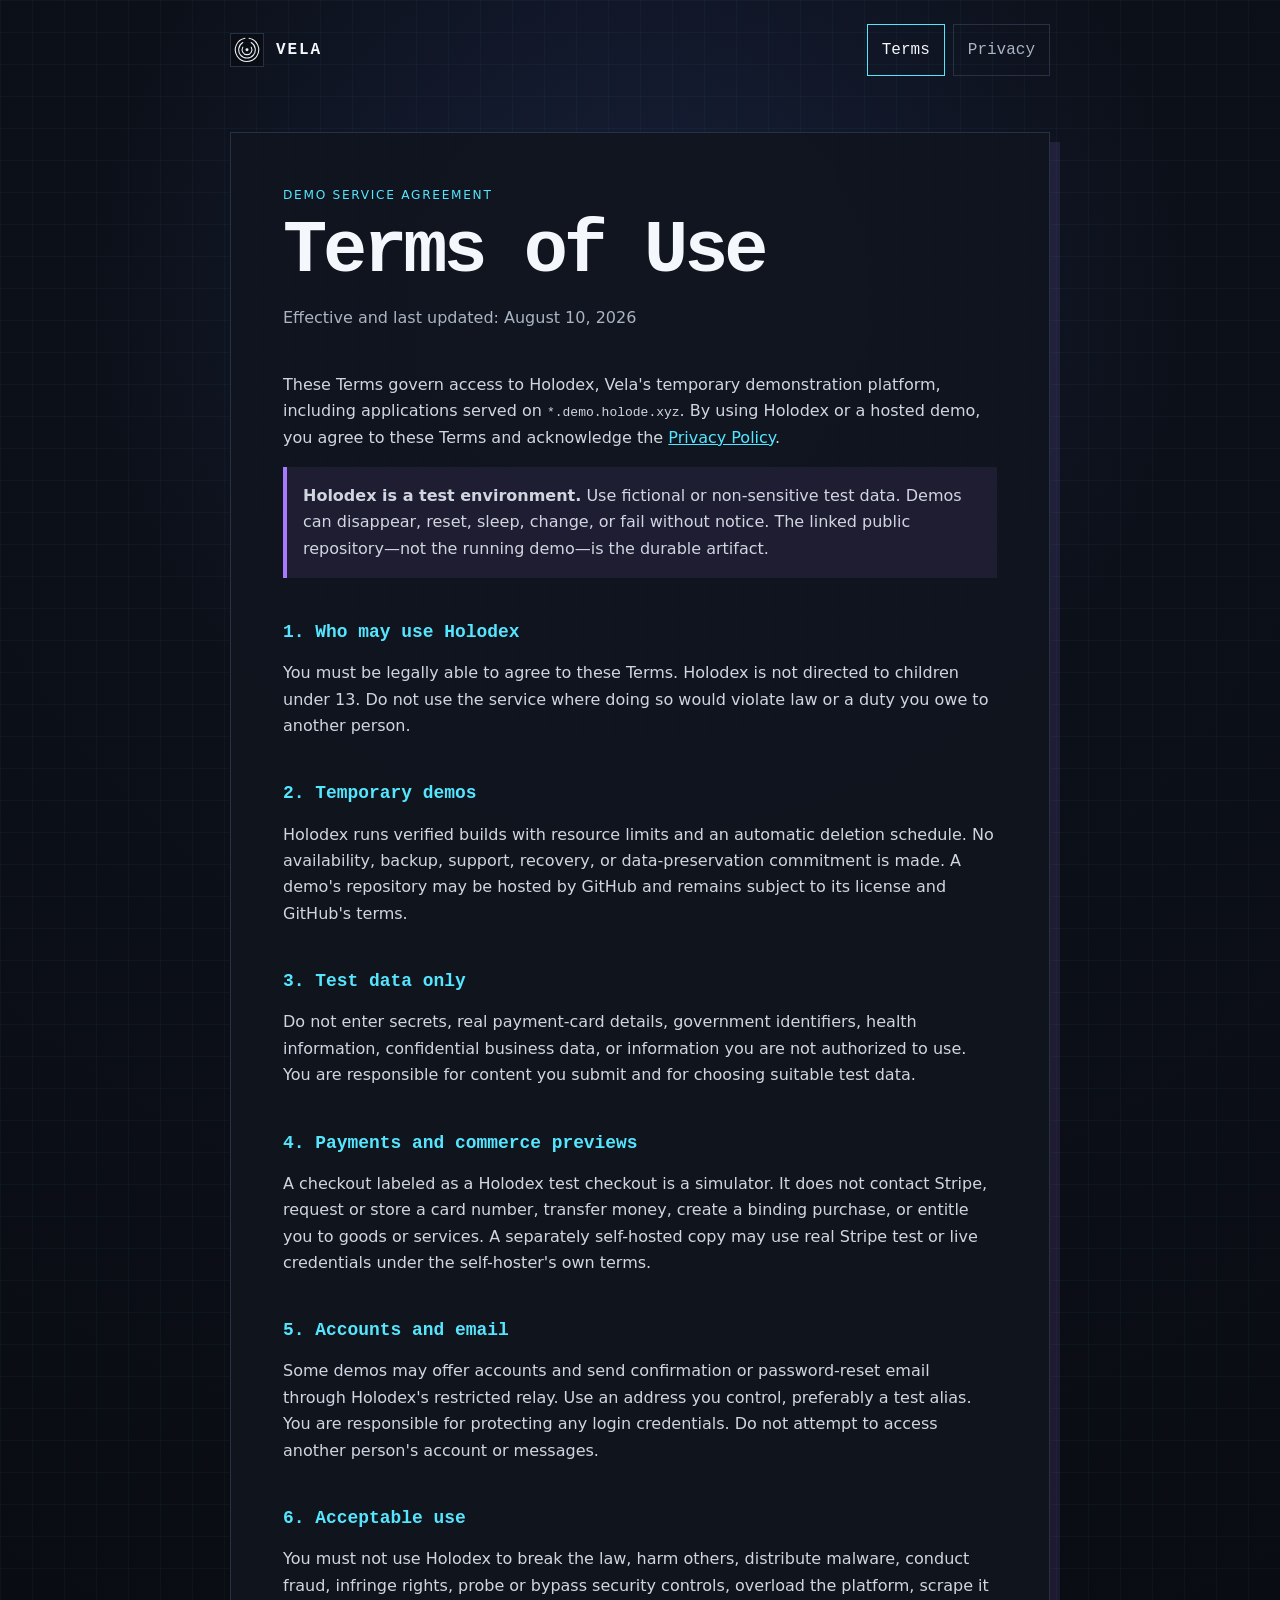
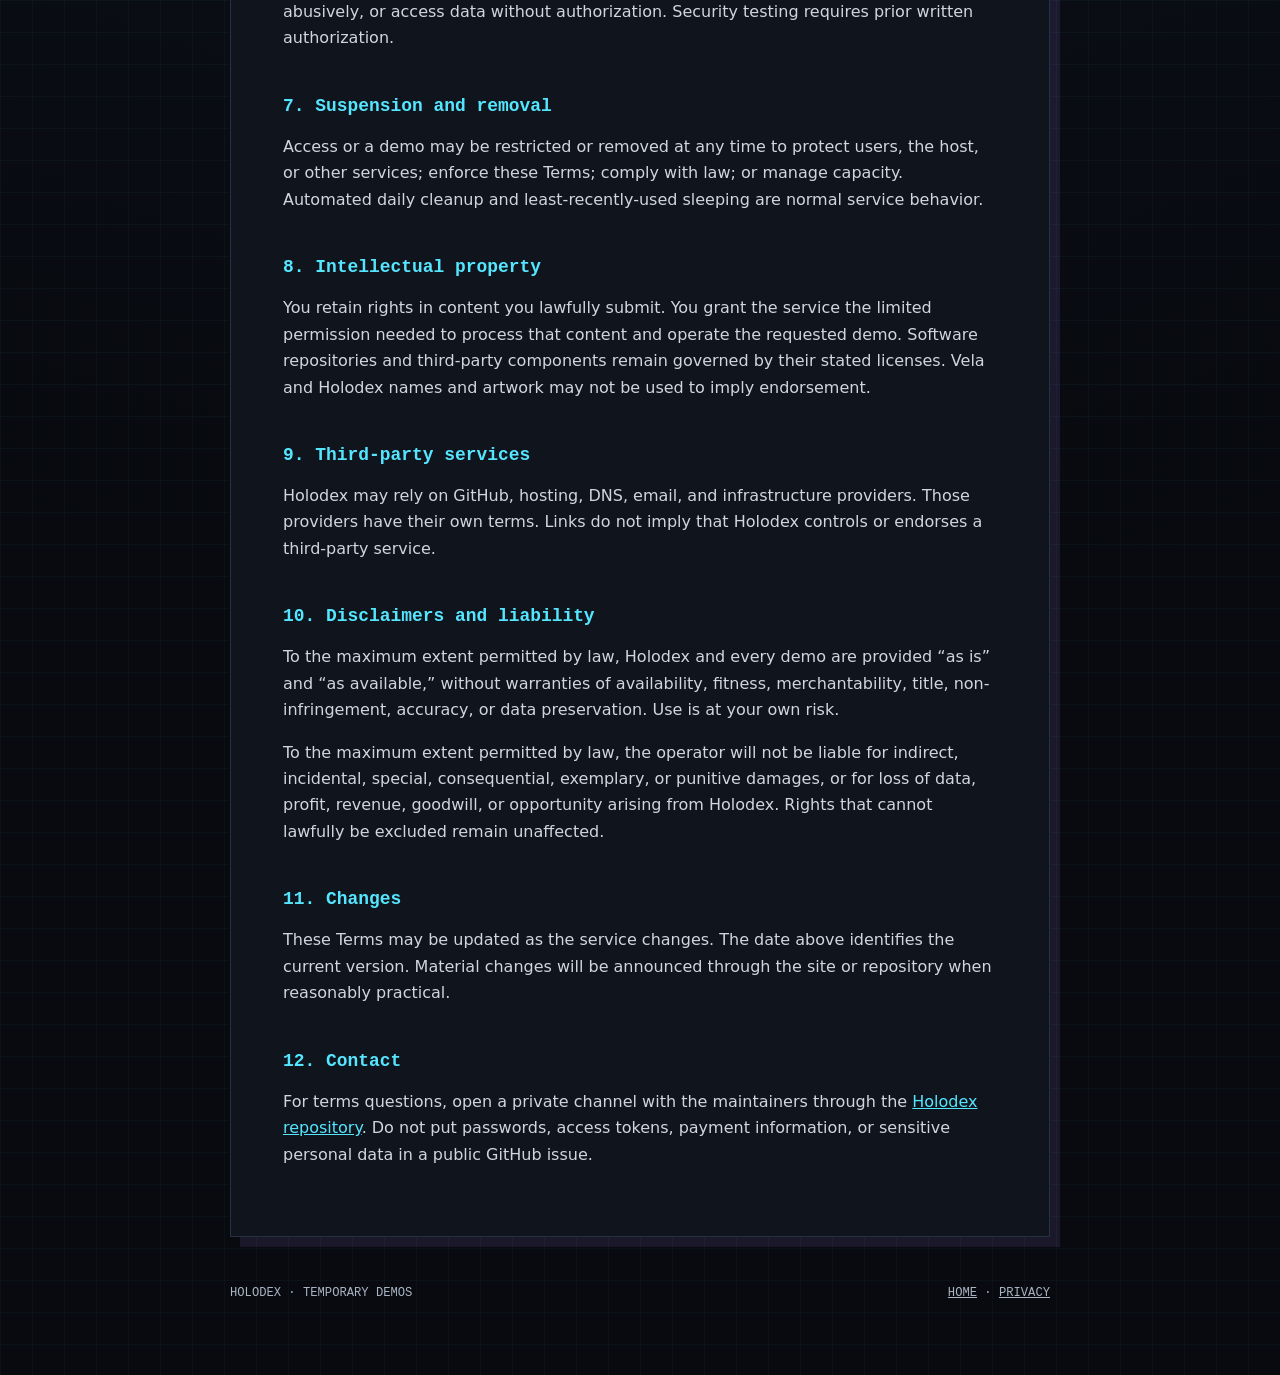
<file: docs/terms.html>
<!doctype html>
<html lang="en">
<head>
  <meta charset="utf-8">
  <meta name="viewport" content="width=device-width, initial-scale=1">
  <meta name="theme-color" content="#080a0f">
  <meta name="description" content="Terms for using Holodex and Vela-hosted demo applications.">
  <title>Terms of Use · Holodex</title>
  <link rel="icon" href="vela-orbits.svg" type="image/svg+xml">
  <link rel="stylesheet" href="legal.css">
</head>
<body>
  <main class="shell">
    <nav class="topbar" aria-label="Legal navigation">
      <a class="brand" href="/"><img src="vela-orbits.svg" alt="">Vela</a>
      <span class="legal-nav"><a href="terms.html" aria-current="page">Terms</a><a href="privacy.html">Privacy</a></span>
    </nav>
    <article>
      <p class="eyebrow">Demo service agreement</p>
      <h1>Terms of Use</h1>
      <p class="updated">Effective and last updated: August 10, 2026</p>

      <p>These Terms govern access to Holodex, Vela's temporary demonstration platform, including applications served on <code>*.demo.holode.xyz</code>. By using Holodex or a hosted demo, you agree to these Terms and acknowledge the <a href="privacy.html">Privacy Policy</a>.</p>

      <p class="notice"><strong>Holodex is a test environment.</strong> Use fictional or non-sensitive test data. Demos can disappear, reset, sleep, change, or fail without notice. The linked public repository—not the running demo—is the durable artifact.</p>

      <h2>1. Who may use Holodex</h2>
      <p>You must be legally able to agree to these Terms. Holodex is not directed to children under 13. Do not use the service where doing so would violate law or a duty you owe to another person.</p>

      <h2>2. Temporary demos</h2>
      <p>Holodex runs verified builds with resource limits and an automatic deletion schedule. No availability, backup, support, recovery, or data-preservation commitment is made. A demo's repository may be hosted by GitHub and remains subject to its license and GitHub's terms.</p>

      <h2>3. Test data only</h2>
      <p>Do not enter secrets, real payment-card details, government identifiers, health information, confidential business data, or information you are not authorized to use. You are responsible for content you submit and for choosing suitable test data.</p>

      <h2>4. Payments and commerce previews</h2>
      <p>A checkout labeled as a Holodex test checkout is a simulator. It does not contact Stripe, request or store a card number, transfer money, create a binding purchase, or entitle you to goods or services. A separately self-hosted copy may use real Stripe test or live credentials under the self-hoster's own terms.</p>

      <h2>5. Accounts and email</h2>
      <p>Some demos may offer accounts and send confirmation or password-reset email through Holodex's restricted relay. Use an address you control, preferably a test alias. You are responsible for protecting any login credentials. Do not attempt to access another person's account or messages.</p>

      <h2>6. Acceptable use</h2>
      <p>You must not use Holodex to break the law, harm others, distribute malware, conduct fraud, infringe rights, probe or bypass security controls, overload the platform, scrape it abusively, or access data without authorization. Security testing requires prior written authorization.</p>

      <h2>7. Suspension and removal</h2>
      <p>Access or a demo may be restricted or removed at any time to protect users, the host, or other services; enforce these Terms; comply with law; or manage capacity. Automated daily cleanup and least-recently-used sleeping are normal service behavior.</p>

      <h2>8. Intellectual property</h2>
      <p>You retain rights in content you lawfully submit. You grant the service the limited permission needed to process that content and operate the requested demo. Software repositories and third-party components remain governed by their stated licenses. Vela and Holodex names and artwork may not be used to imply endorsement.</p>

      <h2>9. Third-party services</h2>
      <p>Holodex may rely on GitHub, hosting, DNS, email, and infrastructure providers. Those providers have their own terms. Links do not imply that Holodex controls or endorses a third-party service.</p>

      <h2>10. Disclaimers and liability</h2>
      <p>To the maximum extent permitted by law, Holodex and every demo are provided “as is” and “as available,” without warranties of availability, fitness, merchantability, title, non-infringement, accuracy, or data preservation. Use is at your own risk.</p>
      <p>To the maximum extent permitted by law, the operator will not be liable for indirect, incidental, special, consequential, exemplary, or punitive damages, or for loss of data, profit, revenue, goodwill, or opportunity arising from Holodex. Rights that cannot lawfully be excluded remain unaffected.</p>

      <h2>11. Changes</h2>
      <p>These Terms may be updated as the service changes. The date above identifies the current version. Material changes will be announced through the site or repository when reasonably practical.</p>

      <h2>12. Contact</h2>
      <p>For terms questions, open a private channel with the maintainers through the <a href="https://github.com/novaoc/holodex">Holodex repository</a>. Do not put passwords, access tokens, payment information, or sensitive personal data in a public GitHub issue.</p>
    </article>
    <footer class="footer"><span>Holodex · temporary demos</span><span><a href="/">Home</a> · <a href="privacy.html">Privacy</a></span></footer>
  </main>
</body>
</html>
</file>
<file: docs/docs.css>
:root {
  color-scheme: dark;
  --ink: #f4f7fb;
  --muted: #9ca8b8;
  --night: #080a0f;
  --panel: #10151e;
  --cyan: #55e6ff;
  --violet: #a779ff;
  --green: #68f0a5;
  --line: #263143;
  --pixel: 4px;
}

* { box-sizing: border-box; }

body {
  margin: 0;
  background: var(--night);
  color: var(--ink);
  font-family: system-ui, -apple-system, "Segoe UI", sans-serif;
  line-height: 1.7;
  -webkit-text-size-adjust: 100%;
}

code, pre, .mono { font-family: ui-monospace, "SFMono-Regular", Consolas, "Liberation Mono", monospace; }

a { color: var(--cyan); }
a:focus-visible, button:focus-visible { outline: 2px solid var(--cyan); outline-offset: 3px; }

/* ── shell ─────────────────────────────────────────────── */

.docs-shell {
  display: grid;
  grid-template-columns: minmax(0, 1fr);
  max-width: 1180px;
  margin: 0 auto;
  padding: 0 20px 96px;
}

.docs-top {
  display: flex;
  flex-wrap: wrap;
  gap: 12px;
  align-items: center;
  justify-content: space-between;
  padding: 20px 0;
  border-bottom: 1px solid var(--line);
  margin-bottom: 28px;
}

.docs-top .brand {
  display: inline-flex;
  align-items: center;
  gap: 10px;
  min-height: 48px;
  color: var(--ink);
  text-decoration: none;
  font-size: 0.95rem;
  letter-spacing: 0.04em;
  text-transform: uppercase;
}
.docs-top .brand img { width: 26px; height: 26px; }

.docs-nav { display: flex; flex-wrap: wrap; gap: 4px; }
.docs-nav a {
  display: inline-flex;
  align-items: center;
  min-height: 48px;
  padding: 0 14px;
  color: var(--muted);
  text-decoration: none;
  font-size: 0.9rem;
  border: 1px solid transparent;
}
.docs-nav a:hover { color: var(--ink); border-color: var(--line); }
.docs-nav a[aria-current="page"] { color: var(--night); background: var(--cyan); font-weight: 600; }

/* ── layout with sidebar ───────────────────────────────── */

.docs-body { display: grid; gap: 40px; grid-template-columns: minmax(0, 1fr); }

@media (min-width: 900px) {
  .docs-body { grid-template-columns: 220px minmax(0, 1fr); gap: 56px; }
  .docs-aside { position: sticky; top: 24px; align-self: start; max-height: calc(100vh - 48px); overflow-y: auto; }
}

.docs-aside nav { display: flex; flex-direction: column; }
.docs-aside .aside-title {
  font-size: 0.72rem;
  letter-spacing: 0.16em;
  text-transform: uppercase;
  color: var(--muted);
  margin: 18px 0 6px;
}
.docs-aside a {
  display: flex;
  align-items: center;
  min-height: 48px;
  padding: 4px 0 4px 12px;
  color: var(--muted);
  text-decoration: none;
  font-size: 0.9rem;
  line-height: 1.35;
  border-left: 2px solid transparent;
}
.docs-aside a:hover { color: var(--ink); border-left-color: var(--line); }

/* ── content ───────────────────────────────────────────── */

.docs-main { min-width: 0; }

.eyebrow {
  font-size: 0.75rem;
  letter-spacing: 0.22em;
  text-transform: uppercase;
  color: var(--violet);
  margin: 0 0 10px;
}

h1 { font-size: clamp(1.9rem, 5vw, 2.7rem); line-height: 1.15; margin: 0 0 14px; letter-spacing: -0.02em; }
h2 {
  font-size: 1.35rem;
  margin: 52px 0 14px;
  padding-top: 22px;
  border-top: 1px solid var(--line);
  letter-spacing: -0.01em;
  scroll-margin-top: 20px;
}
h3 { font-size: 1.02rem; margin: 30px 0 8px; color: var(--cyan); scroll-margin-top: 20px; }

.lede { font-size: 1.1rem; color: var(--muted); max-width: 62ch; }
p, li { max-width: 74ch; }

pre {
  background: var(--panel);
  border: 1px solid var(--line);
  border-left: 3px solid var(--violet);
  padding: 14px 16px;
  overflow-x: auto;
  font-size: 0.84rem;
  line-height: 1.6;
  margin: 16px 0;
}
pre code { color: #cfe3f5; }
:not(pre) > code {
  background: #151b26;
  border: 1px solid var(--line);
  padding: 1px 6px;
  font-size: 0.86em;
  color: var(--green);
}

.note {
  border: 1px solid var(--line);
  border-left: 3px solid var(--cyan);
  background: #0d131c;
  padding: 14px 16px;
  margin: 20px 0;
}
.note strong { color: var(--cyan); }

table { width: 100%; border-collapse: collapse; margin: 18px 0; font-size: 0.92rem; display: block; overflow-x: auto; }
th, td { text-align: left; padding: 9px 12px; border-bottom: 1px solid var(--line); vertical-align: top; }
th { color: var(--muted); font-weight: 600; font-size: 0.78rem; letter-spacing: 0.08em; text-transform: uppercase; white-space: nowrap; }

.pipeline { display: grid; gap: 10px; margin: 22px 0; }
@media (min-width: 720px) { .pipeline { grid-template-columns: repeat(4, 1fr); } }
.pipeline div { border: 1px solid var(--line); background: var(--panel); padding: 12px 14px; }
.pipeline b { display: block; font-size: 0.7rem; letter-spacing: 0.14em; color: var(--green); margin-bottom: 6px; }
.pipeline span { font-size: 0.86rem; color: var(--muted); }

.cardgrid { display: grid; gap: 16px; margin: 28px 0; }
@media (min-width: 760px) { .cardgrid { grid-template-columns: repeat(3, 1fr); } }
.cardgrid a {
  display: block;
  border: 1px solid var(--line);
  background: var(--panel);
  padding: 20px;
  text-decoration: none;
  color: var(--ink);
  transition: border-color 140ms linear, transform 140ms steps(2, end);
}
.cardgrid a:hover { border-color: var(--cyan); transform: translateY(-2px); }
.cardgrid .idx { font-size: 0.7rem; letter-spacing: 0.16em; color: var(--violet); }
.cardgrid h2 { border: 0; margin: 8px 0 6px; padding: 0; font-size: 1.15rem; }
.cardgrid p { color: var(--muted); font-size: 0.9rem; margin: 0; }

.repo-link {
  display: inline-flex;
  align-items: center;
  min-height: 48px;
  gap: 8px;
  padding: 0 16px;
  margin: 8px 10px 8px 0;
  border: 1px solid var(--line);
  background: var(--panel);
  color: var(--ink);
  text-decoration: none;
  font-size: 0.9rem;
}
.repo-link:hover { border-color: var(--cyan); }

footer.docs-footer {
  margin-top: 72px;
  padding-top: 20px;
  border-top: 1px solid var(--line);
  display: flex;
  flex-wrap: wrap;
  gap: 12px;
  justify-content: space-between;
  color: var(--muted);
  font-size: 0.82rem;
}
footer.docs-footer a {
  display: inline-flex;
  align-items: center;
  min-height: 48px;
  padding: 0 10px;
  color: var(--muted);
  margin-left: 4px;
}

@media (prefers-reduced-motion: reduce) {
  * { transition: none !important; }
  .cardgrid a:hover { transform: none; }
}
</file>
<file: docs/legal.css>
:root {
  color-scheme: dark;
  --ink: #f4f7fb;
  --muted: #aab4c3;
  --night: #080a0f;
  --panel: #10151e;
  --cyan: #55e6ff;
  --violet: #a779ff;
  --line: #263143;
}

* { box-sizing: border-box; }

html { background: var(--night); }

body {
  min-height: 100vh;
  margin: 0;
  color: var(--ink);
  background:
    linear-gradient(rgba(85, 230, 255, .035) 1px, transparent 1px),
    linear-gradient(90deg, rgba(85, 230, 255, .035) 1px, transparent 1px),
    radial-gradient(circle at 50% 10%, #17203a 0, #0c1019 34rem, var(--night) 70%);
  background-size: 32px 32px, 32px 32px, auto;
  font-family: ui-monospace, "SFMono-Regular", Consolas, "Liberation Mono", monospace;
  line-height: 1.65;
}

a { color: var(--cyan); }
a:hover { color: var(--ink); }

.shell {
  width: min(820px, calc(100% - 32px));
  margin: 0 auto;
  padding: 24px 0 72px;
}

.topbar,
.footer {
  display: flex;
  flex-wrap: wrap;
  gap: 16px 28px;
  align-items: center;
  justify-content: space-between;
}

.topbar {
  min-height: 48px;
  margin-bottom: 56px;
}

.brand {
  display: inline-flex;
  gap: 12px;
  align-items: center;
  color: var(--ink);
  font-weight: 800;
  letter-spacing: .12em;
  text-decoration: none;
  text-transform: uppercase;
}

.brand img {
  width: 34px;
  height: 34px;
  border: 1px solid var(--line);
}

.legal-nav {
  display: flex;
  flex-wrap: wrap;
  gap: 8px;
}

.legal-nav a {
  min-height: 48px;
  padding: 12px 14px;
  border: 1px solid var(--line);
  color: var(--muted);
  text-decoration: none;
}

.legal-nav a[aria-current="page"],
.legal-nav a:hover,
.legal-nav a:focus-visible {
  border-color: var(--cyan);
  color: var(--ink);
}

article {
  padding: clamp(22px, 5vw, 52px);
  border: 1px solid var(--line);
  background: rgba(16, 21, 30, .94);
  box-shadow: 10px 10px 0 rgba(167, 121, 255, .12);
}

.eyebrow {
  margin: 0 0 12px;
  color: var(--cyan);
  font-size: .76rem;
  letter-spacing: .14em;
  text-transform: uppercase;
}

h1 {
  margin: 0;
  font-size: clamp(2.4rem, 8vw, 4.6rem);
  line-height: .95;
  letter-spacing: -.055em;
}

.updated {
  margin: 18px 0 40px;
  color: var(--muted);
  font-family: system-ui, sans-serif;
}

h2 {
  margin: 42px 0 12px;
  color: var(--cyan);
  font-size: 1.12rem;
  line-height: 1.35;
}

p, li {
  color: #d0d6df;
  font-family: system-ui, sans-serif;
}

li + li { margin-top: 8px; }

.notice {
  padding: 16px;
  border-left: 4px solid var(--violet);
  background: rgba(167, 121, 255, .09);
}

.footer {
  margin-top: 46px;
  color: var(--muted);
  font-size: .76rem;
  text-transform: uppercase;
}

.footer a { color: var(--muted); }

:focus-visible {
  outline: 3px solid var(--cyan);
  outline-offset: 3px;
}

@media (max-width: 600px) {
  .shell { width: min(100% - 20px, 820px); }
  .topbar { align-items: flex-start; margin-bottom: 30px; }
  .legal-nav { width: 100%; }
  .legal-nav a { flex: 1; text-align: center; }
  article { box-shadow: 6px 6px 0 rgba(167, 121, 255, .12); }
}

@media (prefers-reduced-motion: reduce) {
  *, *::before, *::after { scroll-behavior: auto !important; transition: none !important; }
}
</file>
